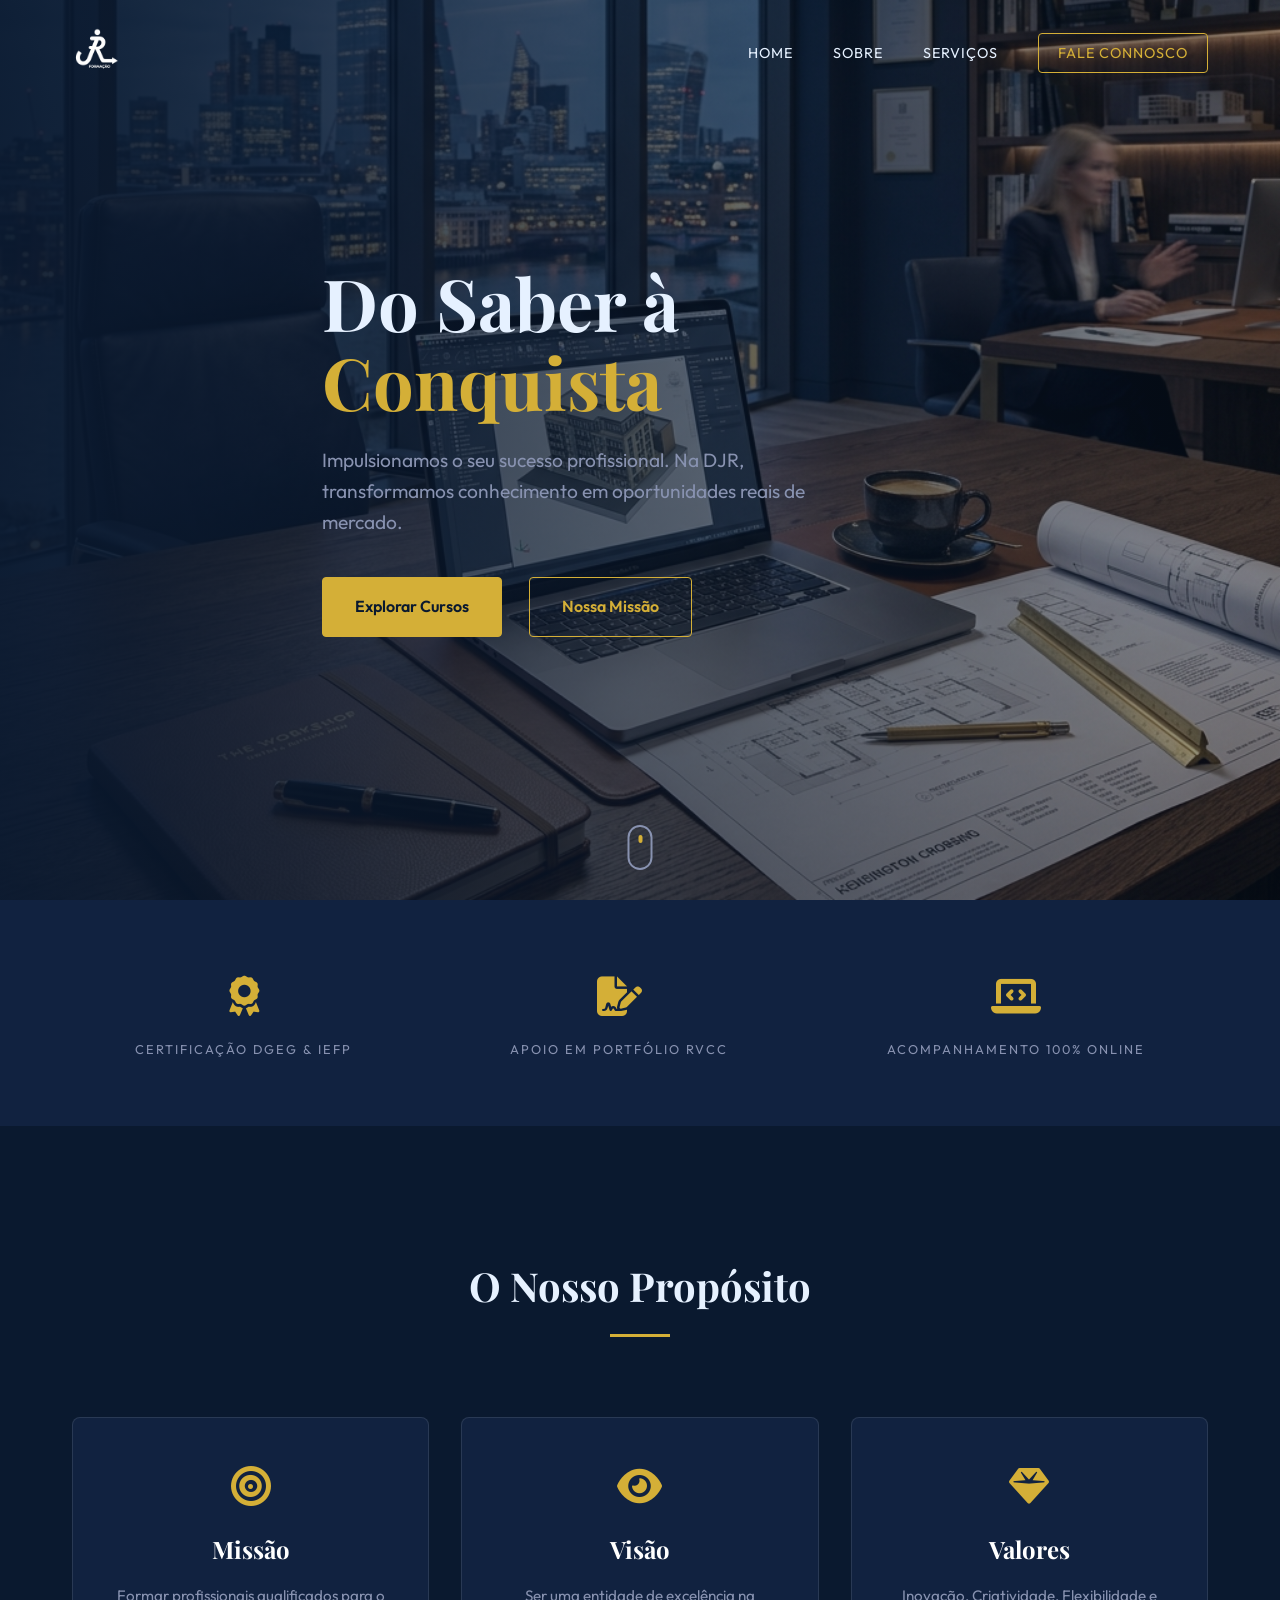
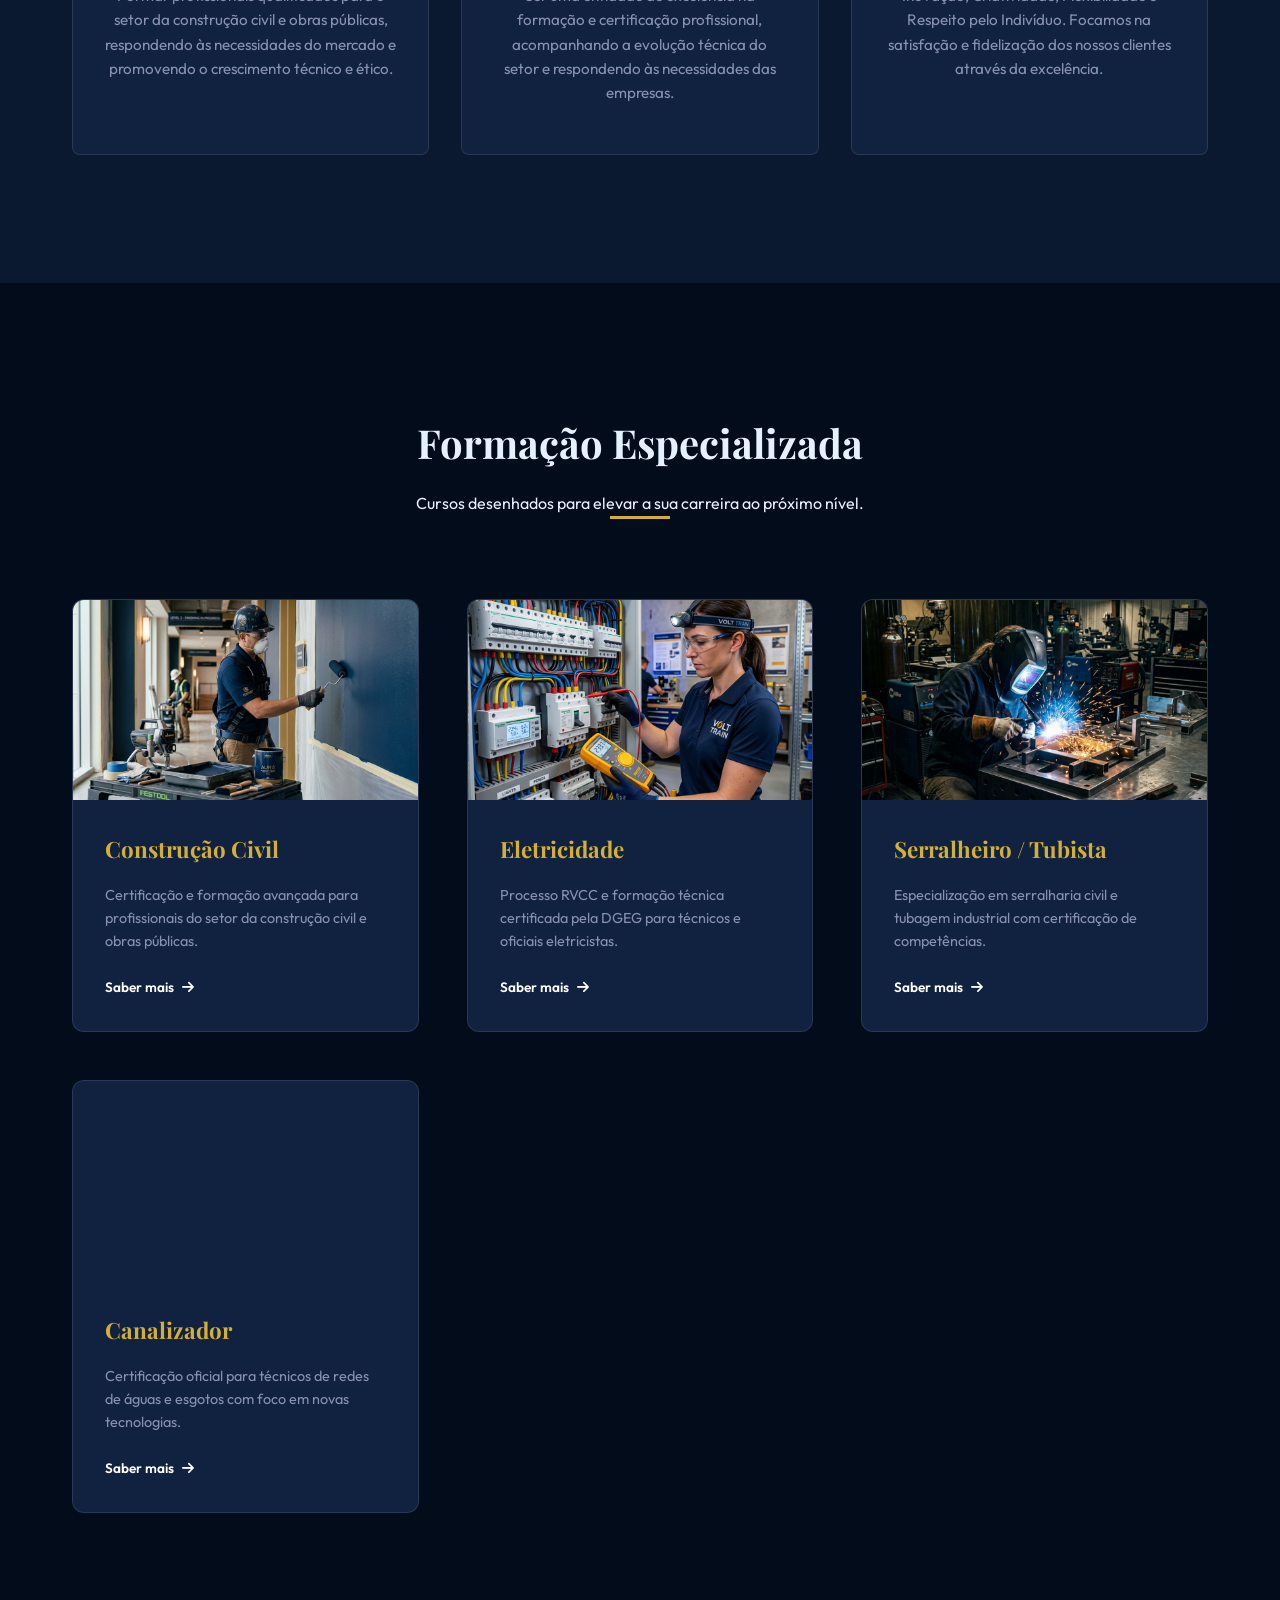
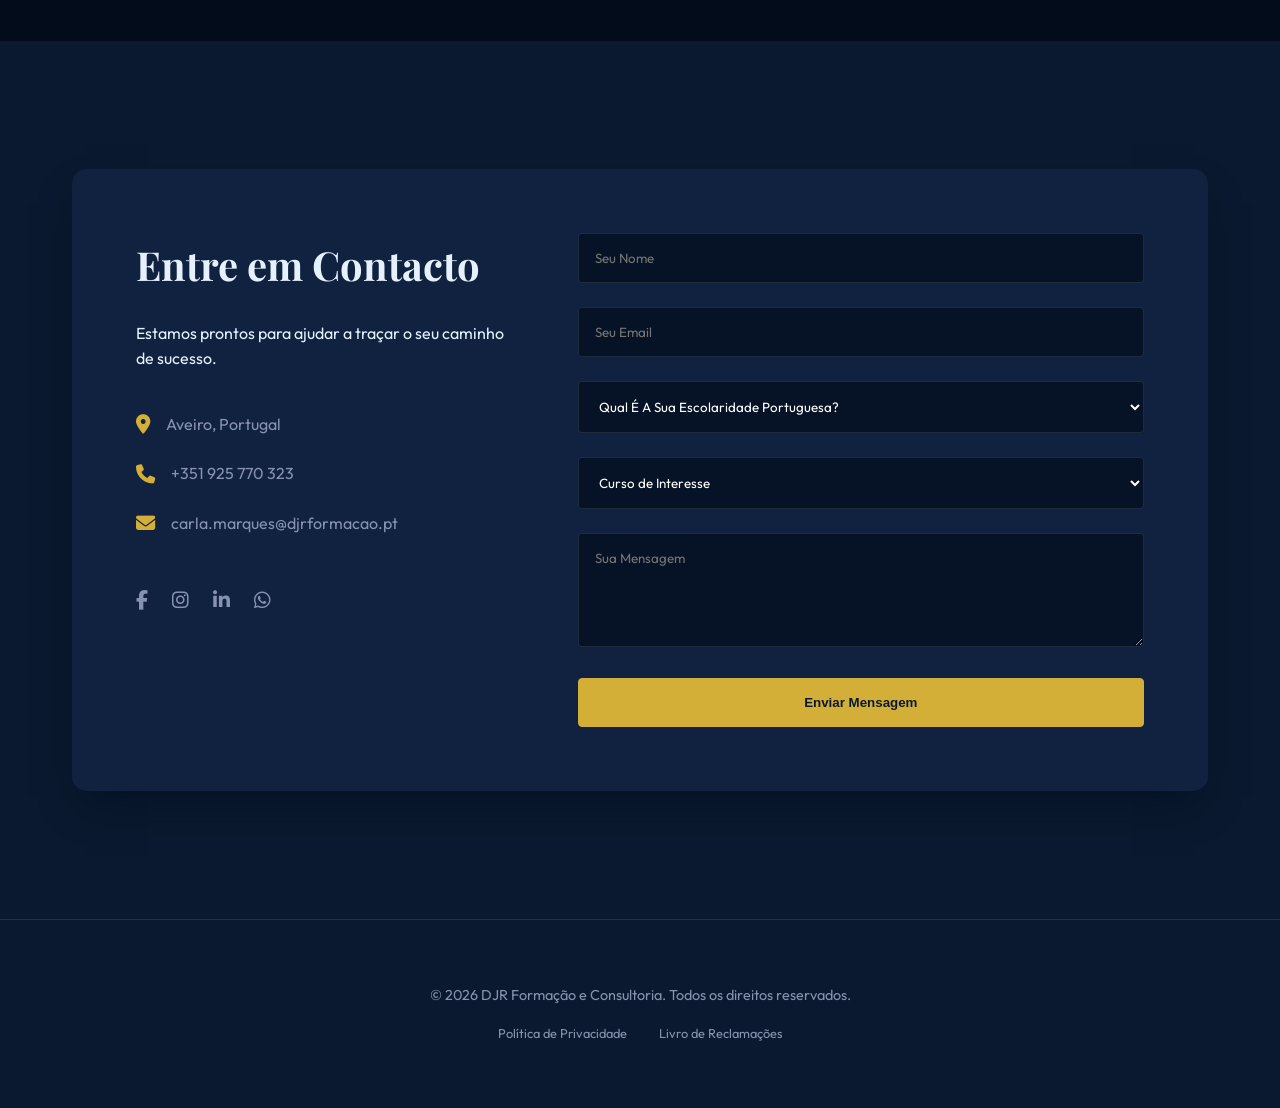
<file: index.html>
<!DOCTYPE html>
<html lang="pt-PT">
<head>
    <meta charset="UTF-8">
    <meta name="viewport" content="width=device-width, initial-scale=1.0">
    <title>DJR Formação e Consultoria | Excelência em Formação Profissional</title>
    <meta name="description" content="Impulsionamos o seu sucesso profissional com formação de excelência em Aveiro. Conquiste novas oportunidades com a DJR Formação e Consultoria.">
    
    <!-- Google Fonts -->
    <link rel="preconnect" href="https://fonts.googleapis.com">
    <link rel="preconnect" href="https://fonts.gstatic.com" crossorigin>
    <link href="https://fonts.googleapis.com/css2?family=Outfit:wght@300;400;600;700&family=Playfair+Display:wght@700&display=swap" rel="stylesheet">
    
    <!-- Font Awesome -->
    <link rel="stylesheet" href="https://cdnjs.cloudflare.com/ajax/libs/font-awesome/6.4.0/css/all.min.css">
    
    <!-- Custom CSS -->
    <link rel="stylesheet" href="style.css">
</head>
<body>
    <!-- Navigation -->
    <nav id="main-nav">
        <div class="container">
            <div class="logo">
                <img src="logo.png" alt="DJR Logo" class="logo-img">
            </div>
            <ul class="nav-links">
                <li><a href="#home">Home</a></li>
                <li><a href="#sobre">Sobre</a></li>
                <li><a href="#servicos">Serviços</a></li>
                <li><a href="#contactos" class="btn-cta">Fale Connosco</a></li>
            </ul>
            <div class="menu-toggle">
                <i class="fas fa-bars"></i>
            </div>
        </div>
    </nav>

    <!-- Hero Section -->
    <section id="home" class="hero">
        <div class="hero-overlay"></div>
        <div class="container hero-content">
            <h1 class="fade-in">Do Saber à <span class="highlight">Conquista</span></h1>
            <p class="fade-in delay-1">Impulsionamos o seu sucesso profissional. Na DJR, transformamos conhecimento em oportunidades reais de mercado.</p>
            <div class="hero-btns fade-in delay-2">
                <a href="#servicos" class="btn primary">Explorar Cursos</a>
                <a href="#sobre" class="btn secondary">Nossa Missão</a>
            </div>
        </div>
        <div class="scroll-indicator">
            <div class="mouse"></div>
        </div>
    </section>

    <!-- Values Overview -->
    <section class="stats">
        <div class="container">
            <div class="stat-item">
                <span class="stat-number"><i class="fas fa-award"></i></span>
                <span class="stat-label">Certificação DGEG & IEFP</span>
            </div>
            <div class="stat-item">
                <span class="stat-number"><i class="fas fa-file-signature"></i></span>
                <span class="stat-label">Apoio em Portfólio RVCC</span>
            </div>
            <div class="stat-item">
                <span class="stat-number"><i class="fas fa-laptop-code"></i></span>
                <span class="stat-label">Acompanhamento 100% Online</span>
            </div>
        </div>
    </section>

    <!-- About Section -->
    <section id="sobre" class="about">
        <div class="container">
            <div class="section-header">
                <h2>O Nosso Propósito</h2>
                <div class="underline"></div>
            </div>
            <div class="mvv-grid">
                <div class="mvv-card">
                    <i class="fas fa-bullseye"></i>
                    <h3>Missão</h3>
                    <p>Formar profissionais qualificados para o setor da construção civil e obras públicas, respondendo às necessidades do mercado e promovendo o crescimento técnico e ético.</p>
                </div>
                <div class="mvv-card">
                    <i class="fas fa-eye"></i>
                    <h3>Visão</h3>
                    <p>Ser uma entidade de excelência na formação e certificação profissional, acompanhando a evolução técnica do setor e respondendo às necessidades das empresas.</p>
                </div>
                <div class="mvv-card">
                    <i class="fas fa-gem"></i>
                    <h3>Valores</h3>
                    <p>Inovação, Criatividade, Flexibilidade e Respeito pelo Indivíduo. Focamos na satisfação e fidelização dos nossos clientes através da excelência.</p>
                </div>
            </div>
        </div>
    </section>

    <!-- Services Section -->
    <section id="servicos" class="services">
        <div class="container">
            <div class="section-header">
                <h2>Formação Especializada</h2>
                <p>Cursos desenhados para elevar a sua carreira ao próximo nível.</p>
                <div class="underline"></div>
            </div>
            <div class="services-grid">
                <!-- Service 1: Construção Civil -->
                <div class="service-card">
                    <div class="card-img" style="background-image: url('service1.png');"></div>
                    <div class="card-content">
                        <h3>Construção Civil</h3>
                        <p>Certificação e formação avançada para profissionais do setor da construção civil e obras públicas.</p>
                        <a href="construcao.html" class="read-more">Saber mais <i class="fas fa-arrow-right"></i></a>
                    </div>
                </div>
                <!-- Service 2: Eletricidade -->
                <div class="service-card">
                    <div class="card-img" style="background-image: url('service2.png');"></div>
                    <div class="card-content">
                        <h3>Eletricidade</h3>
                        <p>Processo RVCC e formação técnica certificada pela DGEG para técnicos e oficiais eletricistas.</p>
                        <a href="eletricas.html" class="read-more">Saber mais <i class="fas fa-arrow-right"></i></a>
                    </div>
                </div>
                <!-- Service 3: Serralheiro/Tubista -->
                <div class="service-card">
                    <div class="card-img" style="background-image: url('service3.png');"></div>
                    <div class="card-content">
                        <h3>Serralheiro / Tubista</h3>
                        <p>Especialização em serralharia civil e tubagem industrial com certificação de competências.</p>
                        <a href="serralheiro.html" class="read-more">Saber mais <i class="fas fa-arrow-right"></i></a>
                    </div>
                </div>
                <!-- Service 4: Canalizador -->
                <div class="service-card">
                    <div class="card-img" style="background-image: url('https://images.unsplash.com/photo-1607472586893-edb57bdc0e39?q=80&w=2070&auto=format&fit=crop');"></div>
                    <div class="card-content">
                        <h3>Canalizador</h3>
                        <p>Certificação oficial para técnicos de redes de águas e esgotos com foco em novas tecnologias.</p>
                        <a href="canalizador.html" class="read-more">Saber mais <i class="fas fa-arrow-right"></i></a>
                    </div>
                </div>
            </div>
        </div>
    </section>

    <section id="contactos" class="contact">
        <div class="container">
            <div class="contact-box">
                <div class="contact-info">
                    <h2>Entre em Contacto</h2>
                    <p>Estamos prontos para ajudar a traçar o seu caminho de sucesso.</p>
                    <div class="info-list">
                        <div class="info-item">
                            <i class="fas fa-map-marker-alt"></i>
                            <span>Aveiro, Portugal</span>
                        </div>
                        <div class="info-item">
                            <i class="fas fa-phone"></i>
                            <span>+351 925 770 323</span>
                        </div>
                        <div class="info-item">
                            <i class="fas fa-envelope"></i>
                            <span>carla.marques@djrformacao.pt</span>
                        </div>
                    </div>
                    <div class="social-links">
                        <a href="https://www.facebook.com/djrformacao/?locale=pt_PT" target="_blank"><i class="fab fa-facebook-f"></i></a>
                        <a href="https://www.instagram.com/djrformacao/" target="_blank"><i class="fab fa-instagram"></i></a>
                        <a href="https://www.linkedin.com/company/djrformacao/" target="_blank"><i class="fab fa-linkedin-in"></i></a>
                        <a href="https://wa.me/351925770323" target="_blank"><i class="fab fa-whatsapp"></i></a>
                    </div>
                </div>
                <div class="contact-form">
                    <form action="https://formsubmit.co/carla.marques@djrformacao.pt" method="POST">
                        <!-- FormSubmit Configuration -->
                        <input type="hidden" name="_subject" value="Nova Inscrição - DJR Formação">
                        <input type="hidden" name="_template" value="table">
                        <input type="hidden" name="_next" value="https://djrformacao.pt/obrigado.html"> <!-- Placeholder for future thank you page -->
                        
                        <div class="form-group">
                            <input type="text" name="name" placeholder="Seu Nome" required>
                        </div>
                        <div class="form-group">
                            <input type="email" name="email" placeholder="Seu Email" required>
                        </div>
                        <div class="form-group">
                            <select name="scholarship" required>
                                <option value="" disabled selected>Qual É A Sua Escolaridade Portuguesa?</option>
                                <option value="6-ano">6.º Ano</option>
                                <option value="9-ano">9.º Ano</option>
                                <option value="12-ano">12.º Ano Ou Mais</option>
                                <option value="sem-escolaridade">Não Tenho Escolaridade Válida Em Portugal</option>
                            </select>
                        </div>
                        <div class="form-group">
                            <select name="course">
                                <option value="" disabled selected>Curso de Interesse</option>
                                <option value="construcao">Construção Civil</option>
                                <option value="eletricidade">Eletricidade</option>
                                <option value="serralheiro">Serralheiro / Tubista</option>
                                <option value="canalizador">Canalizador</option>
                                <option value="outros">Outros / Consultoria</option>
                            </select>
                        </div>
                        <div class="form-group">
                            <textarea name="message" placeholder="Sua Mensagem" rows="5"></textarea>
                        </div>
                        <button type="submit" class="btn primary full">Enviar Mensagem</button>
                    </form>
                </div>
            </div>
        </div>
    </section>

    <!-- Footer -->
    <footer>
        <div class="container">
            <p>&copy; 2026 DJR Formação e Consultoria. Todos os direitos reservados.</p>
            <div class="footer-links">
                <a href="privacidade.html">Política de Privacidade</a>
                <a href="https://www.livroreclamacoes.pt/Inicio/" target="_blank">Livro de Reclamações</a>
            </div>
        </div>
    </footer>

    <script src="script.js"></script>
</body>
</html>
</file>
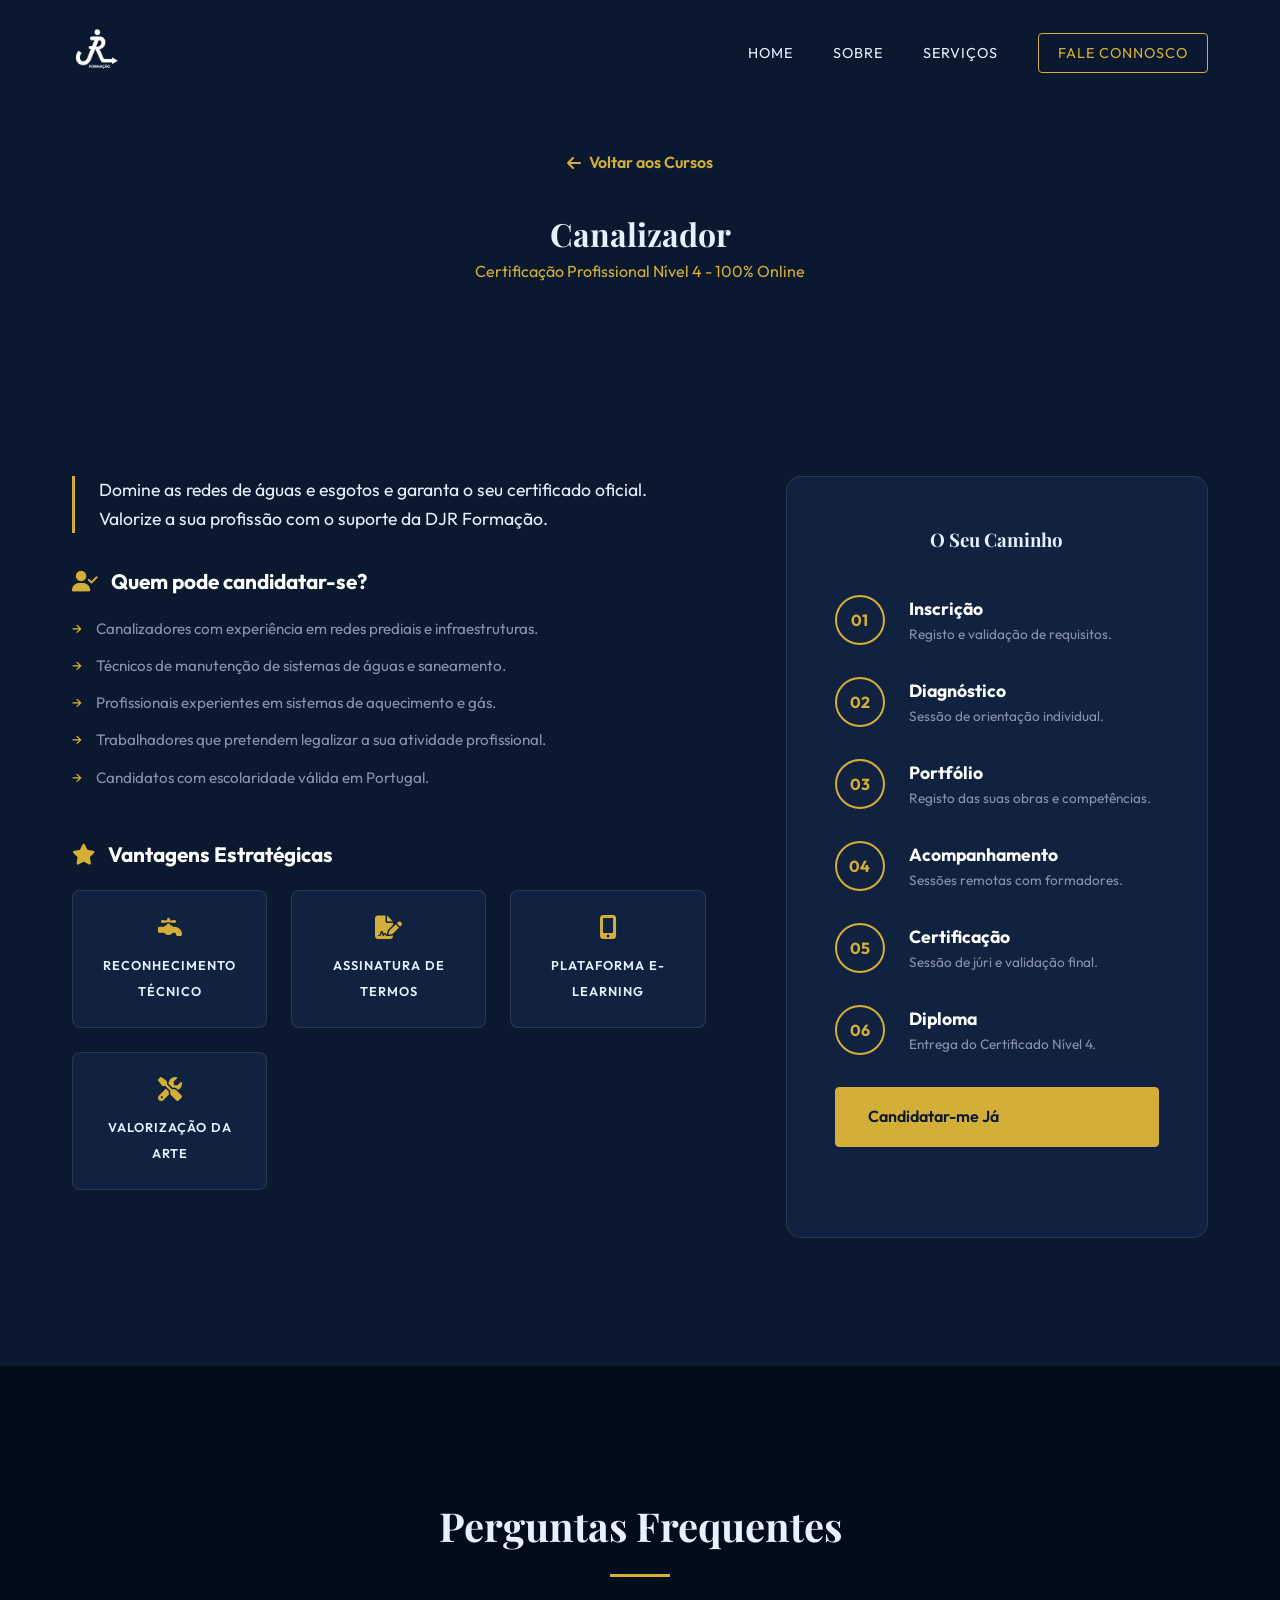
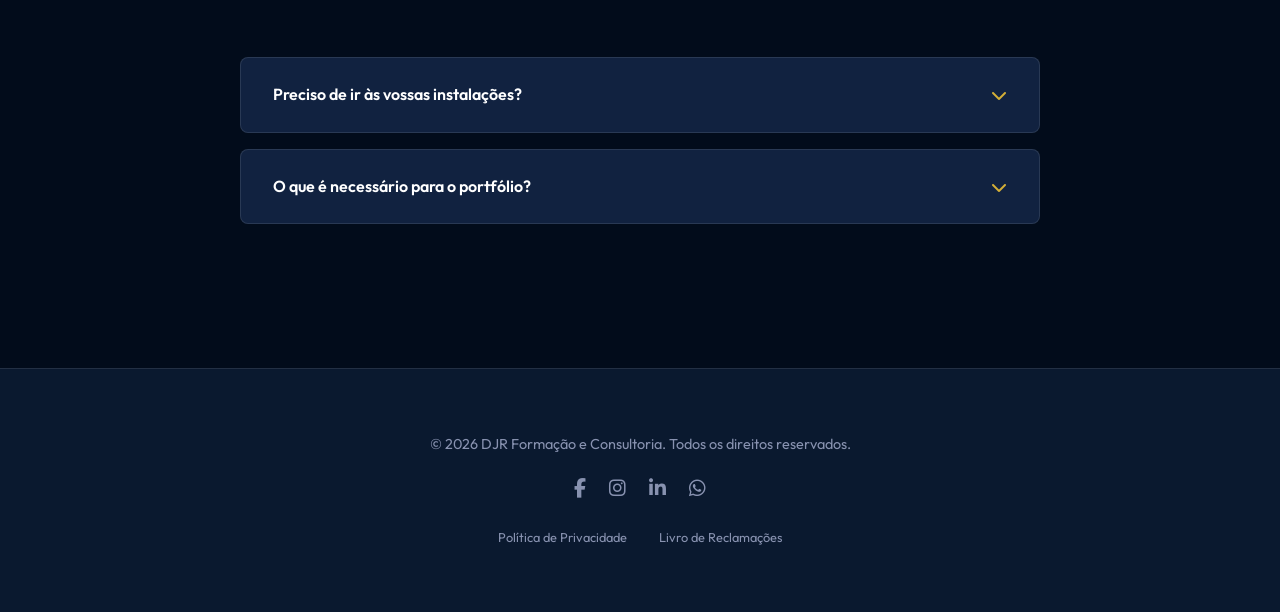
<file: canalizador.html>
<!DOCTYPE html>
<html lang="pt-PT">
<head>
    <meta charset="UTF-8">
    <meta name="viewport" content="width=device-width, initial-scale=1.0">
    <title>Canalizador | DJR Formação</title>
    <meta name="description" content="Certificação Profissional para Canalizadores em Aveiro. Obtenha o seu certificado oficial 100% online.">
    
    <!-- Google Fonts -->
    <link rel="preconnect" href="https://fonts.googleapis.com">
    <link rel="preconnect" href="https://fonts.gstatic.com" crossorigin>
    <link href="https://fonts.googleapis.com/css2?family=Outfit:wght@300;400;600;700&family=Playfair+Display:wght@700&display=swap" rel="stylesheet">
    
    <!-- Font Awesome -->
    <link rel="stylesheet" href="https://cdnjs.cloudflare.com/ajax/libs/font-awesome/6.4.0/css/all.min.css">
    
    <!-- Custom CSS -->
    <link rel="stylesheet" href="style.css">
    <style>
        .inner-page-hero {
            padding-top: 150px;
            padding-bottom: 80px;
            background: linear-gradient(rgba(10, 25, 47, 0.9), rgba(10, 25, 47, 0.9)), url('https://images.unsplash.com/photo-1607472586893-edb57bdc0e39?q=80&w=2070&auto=format&fit=crop') center/cover;
            text-align: center;
        }
        .back-link {
            display: inline-flex;
            align-items: center;
            gap: 0.5rem;
            color: var(--secondary);
            text-decoration: none;
            margin-bottom: 2rem;
            font-weight: 600;
            transition: var(--transition);
        }
        .back-link:hover {
            transform: translateX(-5px);
        }
    </style>
</head>
<body>
    <!-- Navigation -->
    <nav id="main-nav" class="scrolled">
        <div class="container">
            <div class="logo">
                <a href="index.html"><img src="logo.png" alt="DJR Logo" class="logo-img"></a>
            </div>
            <ul class="nav-links">
                <li><a href="index.html#home">Home</a></li>
                <li><a href="index.html#sobre">Sobre</a></li>
                <li><a href="index.html#servicos">Serviços</a></li>
                <li><a href="index.html#contactos" class="btn-cta">Fale Connosco</a></li>
            </ul>
            <div class="menu-toggle"><i class="fas fa-bars"></i></div>
        </div>
    </nav>

    <!-- Header Section -->
    <header class="inner-page-hero">
        <div class="container">
            <a href="index.html#servicos" class="back-link"><i class="fas fa-arrow-left"></i> Voltar aos Cursos</a>
            <h1>Canalizador</h1>
            <p class="highlight">Certificação Profissional Nível 4 - 100% Online</p>
        </div>
    </header>

    <!-- RVCC Detailed Section -->
    <section class="rvcc-section" style="padding-top: 4rem;">
        <div class="container">
            <div class="rvcc-grid">
                <div class="rvcc-content">
                    <p class="highlight-p">Domine as redes de águas e esgotos e garanta o seu certificado oficial. Valorize a sua profissão com o suporte da DJR Formação.</p>
                    
                    <div class="rvcc-info-block">
                        <h4><i class="fas fa-user-check"></i> Quem pode candidatar-se?</h4>
                        <ul>
                            <li>Canalizadores com experiência em redes prediais e infraestruturas.</li>
                            <li>Técnicos de manutenção de sistemas de águas e saneamento.</li>
                            <li>Profissionais experientes em sistemas de aquecimento e gás.</li>
                            <li>Trabalhadores que pretendem legalizar a sua atividade profissional.</li>
                            <li>Candidatos com escolaridade válida em Portugal.</li>
                        </ul>
            <div class="menu-toggle"><i class="fas fa-bars"></i></div>
                    </div>

                    <div class="rvcc-info-block">
                        <h4><i class="fas fa-star"></i> Vantagens Estratégicas</h4>
                        <div class="benefits-grid">
                            <div class="benefit-item">
                                <i class="fas fa-faucet"></i>
                                <span>Reconhecimento Técnico</span>
                            </div>
                            <div class="benefit-item">
                                <i class="fas fa-file-signature"></i>
                                <span>Assinatura de Termos</span>
                            </div>
                            <div class="benefit-item">
                                <i class="fas fa-mobile-alt"></i>
                                <span>Plataforma E-learning</span>
                            </div>
                            <div class="benefit-item">
                                <i class="fas fa-tools"></i>
                                <span>Valorização da Arte</span>
                            </div>
                        </div>
                    </div>
                </div>

                <div class="rvcc-process">
                    <h3>O Seu Caminho</h3>
                    <div class="process-steps">
                        <div class="step">
                            <div class="step-num">01</div>
                            <div class="step-text">
                                <strong>Inscrição</strong>
                                <p>Registo e validação de requisitos.</p>
                            </div>
                        </div>
                        <div class="step">
                            <div class="step-num">02</div>
                            <div class="step-text">
                                <strong>Diagnóstico</strong>
                                <p>Sessão de orientação individual.</p>
                            </div>
                        </div>
                        <div class="step">
                            <div class="step-num">03</div>
                            <div class="step-text">
                                <strong>Portfólio</strong>
                                <p>Registo das suas obras e competências.</p>
                            </div>
                        </div>
                        <div class="step">
                            <div class="step-num">04</div>
                            <div class="step-text">
                                <strong>Acompanhamento</strong>
                                <p>Sessões remotas com formadores.</p>
                            </div>
                        </div>
                        <div class="step">
                            <div class="step-num">05</div>
                            <div class="step-text">
                                <strong>Certificação</strong>
                                <p>Sessão de júri e validação final.</p>
                            </div>
                        </div>
                        <div class="step">
                            <div class="step-num">06</div>
                            <div class="step-text">
                                <strong>Diploma</strong>
                                <p>Entrega do Certificado Nível 4.</p>
                            </div>
                        </div>
                    </div>
                    <div style="margin-top: 2rem;">
                        <a href="index.html#contactos" class="btn primary full">Candidatar-me Já</a>
                    </div>
                </div>
            </div>
        </div>
    </section>

    <!-- FAQ Section -->
    <section class="faq-section">
        <div class="container">
            <div class="section-header">
                <h2>Perguntas Frequentes</h2>
                <div class="underline"></div>
            </div>
            
            <div class="faq-accordion">
                <div class="faq-item">
                    <div class="faq-question">
                        <span>Preciso de ir às vossas instalações?</span>
                        <i class="fas fa-chevron-down"></i>
                    </div>
                    <div class="faq-answer">
                        <p>Não! Todo o processo é realizado à distância, recorrendo a ferramentas digitais e videoconferência.</p>
                    </div>
                </div>
                
                <div class="faq-item">
                    <div class="faq-question">
                        <span>O que é necessário para o portfólio?</span>
                        <i class="fas fa-chevron-down"></i>
                    </div>
                    <div class="faq-answer">
                        <p>Deverá reunir fotos de trabalhos realizados, documentos que comprovem a sua experiência e participar nas sessões de acompanhamento.</p>
                    </div>
                </div>
            </div>
        </div>
    </section>

    <!-- Footer -->
    <footer>
        <div class="container">
            <p>&copy; 2026 DJR Formação e Consultoria. Todos os direitos reservados.</p>
            <div class="footer-socials" style="margin-bottom: 1.5rem;">
                <a href="https://www.facebook.com/djrformacao/?locale=pt_PT" target="_blank" style="color: var(--text-sub); margin: 0 10px; font-size: 1.2rem;"><i class="fab fa-facebook-f"></i></a>
                <a href="https://www.instagram.com/djrformacao/" target="_blank" style="color: var(--text-sub); margin: 0 10px; font-size: 1.2rem;"><i class="fab fa-instagram"></i></a>
                <a href="https://www.linkedin.com/company/djrformacao/" target="_blank" style="color: var(--text-sub); margin: 0 10px; font-size: 1.2rem;"><i class="fab fa-linkedin-in"></i></a>
                <a href="https://wa.me/351925770323" target="_blank" style="color: var(--text-sub); margin: 0 10px; font-size: 1.2rem;"><i class="fab fa-whatsapp"></i></a>
            </div>
            <div class="footer-links">
                <a href="privacidade.html">Política de Privacidade</a>
                <a href="https://www.livroreclamacoes.pt/Inicio/" target="_blank">Livro de Reclamações</a>
            </div>
        </div>
    </footer>

    <script src="script.js"></script>
</body>
</html>
</file>
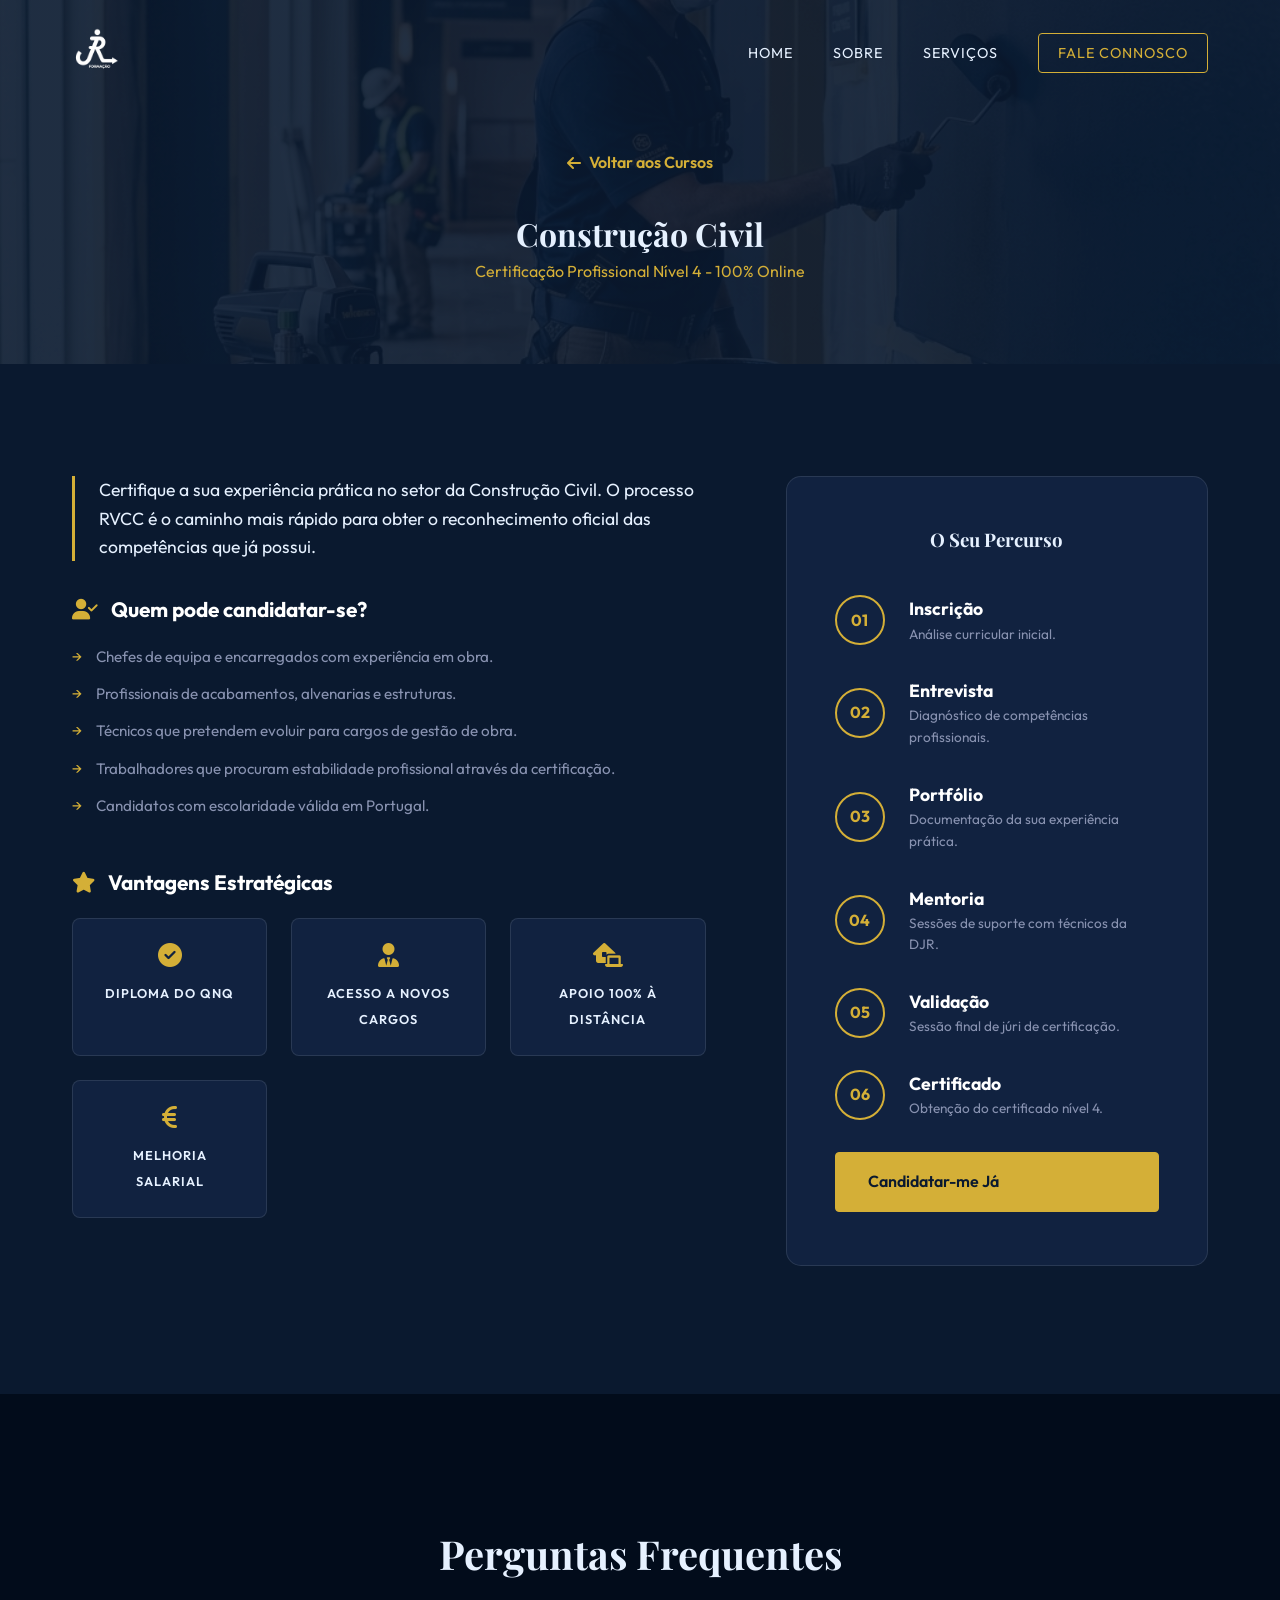
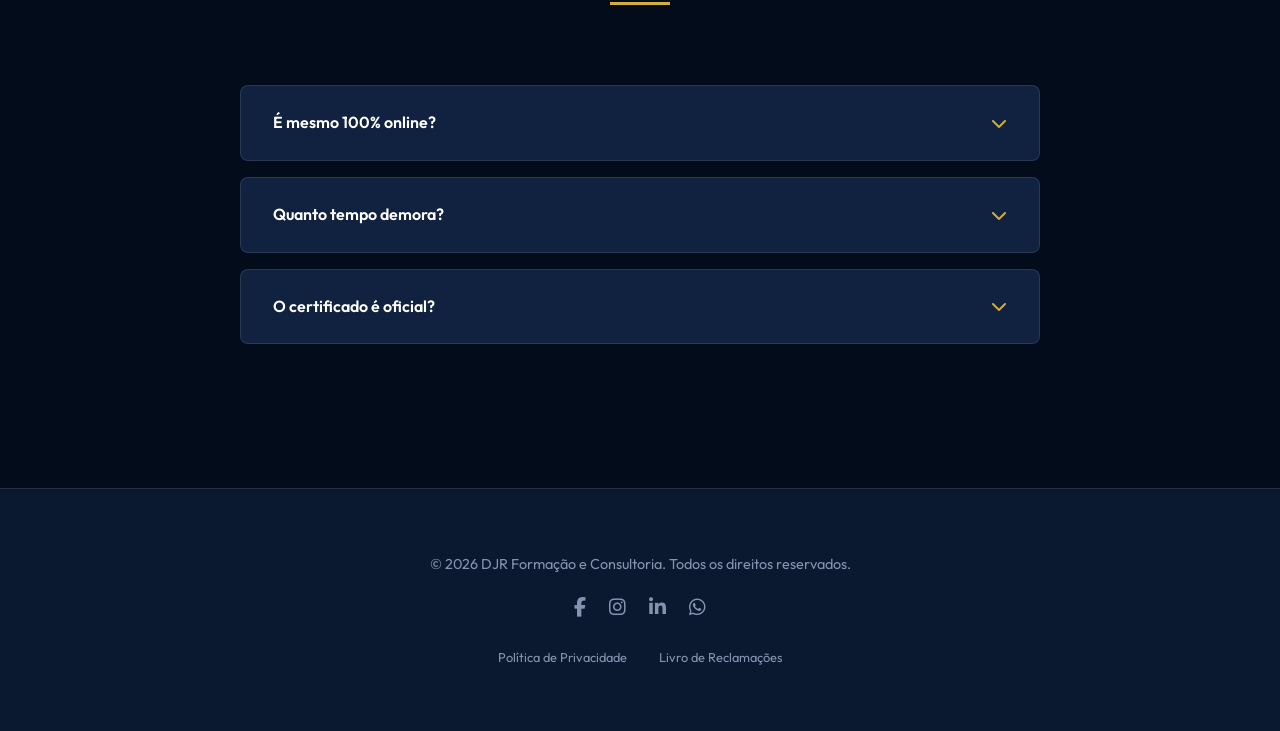
<file: construcao.html>
<!DOCTYPE html>
<html lang="pt-PT">
<head>
    <meta charset="UTF-8">
    <meta name="viewport" content="width=device-width, initial-scale=1.0">
    <title>Construção Civil | DJR Formação</title>
    <meta name="description" content="Certificação RVCC Nível 4 para profissionais da Construção Civil em Aveiro. Obtenha o seu certificado oficial 100% online.">
    
    <!-- Google Fonts -->
    <link rel="preconnect" href="https://fonts.googleapis.com">
    <link rel="preconnect" href="https://fonts.gstatic.com" crossorigin>
    <link href="https://fonts.googleapis.com/css2?family=Outfit:wght@300;400;600;700&family=Playfair+Display:wght@700&display=swap" rel="stylesheet">
    
    <!-- Font Awesome -->
    <link rel="stylesheet" href="https://cdnjs.cloudflare.com/ajax/libs/font-awesome/6.4.0/css/all.min.css">
    
    <!-- Custom CSS -->
    <link rel="stylesheet" href="style.css">
    <style>
        .inner-page-hero {
            padding-top: 150px;
            padding-bottom: 80px;
            background: linear-gradient(rgba(10, 25, 47, 0.9), rgba(10, 25, 47, 0.9)), url('service1.png') center/cover;
            text-align: center;
        }
        .back-link {
            display: inline-flex;
            align-items: center;
            gap: 0.5rem;
            color: var(--secondary);
            text-decoration: none;
            margin-bottom: 2rem;
            font-weight: 600;
            transition: var(--transition);
        }
        .back-link:hover {
            transform: translateX(-50px); /* I noticed a typo in my previous version, should be small translateX */
            transform: translateX(-5px);
        }
    </style>
</head>
<body>
    <!-- Navigation -->
    <nav id="main-nav" class="scrolled">
        <div class="container">
            <div class="logo">
                <a href="index.html"><img src="logo.png" alt="DJR Logo" class="logo-img"></a>
            </div>
            <ul class="nav-links">

                <li><a href="index.html#home">Home</a></li>
                <li><a href="index.html#sobre">Sobre</a></li>
                <li><a href="index.html#servicos">Serviços</a></li>
                <li><a href="index.html#contactos" class="btn-cta">Fale Connosco</a></li>
            </ul>
            <div class="menu-toggle"><i class="fas fa-bars"></i></div>
        </div>
    </nav>

    <!-- Header Section -->
    <header class="inner-page-hero">
        <div class="container">
            <a href="index.html#servicos" class="back-link"><i class="fas fa-arrow-left"></i> Voltar aos Cursos</a>
            <h1>Construção Civil</h1>
            <p class="highlight">Certificação Profissional Nível 4 - 100% Online</p>
        </div>
    </header>

    <!-- RVCC Detailed Section -->
    <section class="rvcc-section" style="padding-top: 4rem;">
        <div class="container">
            <div class="rvcc-grid">
                <div class="rvcc-content">
                    <p class="highlight-p">Certifique a sua experiência prática no setor da Construção Civil. O processo RVCC é o caminho mais rápido para obter o reconhecimento oficial das competências que já possui.</p>
                    
                    <div class="rvcc-info-block">
                        <h4><i class="fas fa-user-check"></i> Quem pode candidatar-se?</h4>
                        <ul>
                            <li>Chefes de equipa e encarregados com experiência em obra.</li>
                            <li>Profissionais de acabamentos, alvenarias e estruturas.</li>
                            <li>Técnicos que pretendem evoluir para cargos de gestão de obra.</li>
                            <li>Trabalhadores que procuram estabilidade profissional através da certificação.</li>
                            <li>Candidatos com escolaridade válida em Portugal.</li>
                        </ul>
            <div class="menu-toggle"><i class="fas fa-bars"></i></div>
                    </div>

                    <div class="rvcc-info-block">
                        <h4><i class="fas fa-star"></i> Vantagens Estratégicas</h4>
                        <div class="benefits-grid">
                            <div class="benefit-item">
                                <i class="fas fa-check-circle"></i>
                                <span>Diploma do QNQ</span>
                            </div>
                            <div class="benefit-item">
                                <i class="fas fa-user-tie"></i>
                                <span>Acesso a Novos Cargos</span>
                            </div>
                            <div class="benefit-item">
                                <i class="fas fa-laptop-house"></i>
                                <span>Apoio 100% à Distância</span>
                            </div>
                            <div class="benefit-item">
                                <i class="fas fa-euro-sign"></i>
                                <span>Melhoria Salarial</span>
                            </div>
                        </div>
                    </div>
                </div>

                <div class="rvcc-process">
                    <h3>O Seu Percurso</h3>
                    <div class="process-steps">
                        <div class="step">
                            <div class="step-num">01</div>
                            <div class="step-text">
                                <strong>Inscrição</strong>
                                <p>Análise curricular inicial.</p>
                            </div>
                        </div>
                        <div class="step">
                            <div class="step-num">02</div>
                            <div class="step-text">
                                <strong>Entrevista</strong>
                                <p>Diagnóstico de competências profissionais.</p>
                            </div>
                        </div>
                        <div class="step">
                            <div class="step-num">03</div>
                            <div class="step-text">
                                <strong>Portfólio</strong>
                                <p>Documentação da sua experiência prática.</p>
                            </div>
                        </div>
                        <div class="step">
                            <div class="step-num">04</div>
                            <div class="step-text">
                                <strong>Mentoria</strong>
                                <p>Sessões de suporte com técnicos da DJR.</p>
                            </div>
                        </div>
                        <div class="step">
                            <div class="step-num">05</div>
                            <div class="step-text">
                                <strong>Validação</strong>
                                <p>Sessão final de júri de certificação.</p>
                            </div>
                        </div>
                        <div class="step">
                            <div class="step-num">06</div>
                            <div class="step-text">
                                <strong>Certificado</strong>
                                <p>Obtenção do certificado nível 4.</p>
                            </div>
                        </div>
                    </div>
                    <div style="margin-top: 2rem;">
                        <a href="index.html#contactos" class="btn primary full">Candidatar-me Já</a>
                    </div>
                </div>
            </div>
        </div>
    </section>

    <!-- FAQ Section -->
    <section class="faq-section">
        <div class="container">
            <div class="section-header">
                <h2>Perguntas Frequentes</h2>
                <div class="underline"></div>
            </div>
            
            <div class="faq-accordion">
                <div class="faq-item">
                    <div class="faq-question">
                        <span>É mesmo 100% online?</span>
                        <i class="fas fa-chevron-down"></i>
                    </div>
                    <div class="faq-answer">
                        <p>Sim. O acompanhamento é feito via digital, permitindo conciliar com o seu horário de trabalho.</p>
                    </div>
                </div>
                
                <div class="faq-item">
                    <div class="faq-question">
                        <span>Quanto tempo demora?</span>
                        <i class="fas fa-chevron-down"></i>
                    </div>
                    <div class="faq-answer">
                        <p>Em média, entre 6 a 12 meses, dependendo da sua disponibilidade para recolher as evidências do portfólio.</p>
                    </div>
                </div>
                
                <div class="faq-item">
                    <div class="faq-question">
                        <span>O certificado é oficial?</span>
                        <i class="fas fa-chevron-down"></i>
                    </div>
                    <div class="faq-answer">
                        <p>Sim. Emitido por um Centro Qualifica reconhecido e válido em todo o território nacional.</p>
                    </div>
                </div>
            </div>
        </div>
    </section>

    <!-- Footer -->
    <footer>
        <div class="container">
            <p>&copy; 2026 DJR Formação e Consultoria. Todos os direitos reservados.</p>
            <div class="footer-socials" style="margin-bottom: 1.5rem;">
                <a href="https://www.facebook.com/djrformacao/?locale=pt_PT" target="_blank" style="color: var(--text-sub); margin: 0 10px; font-size: 1.2rem;"><i class="fab fa-facebook-f"></i></a>
                <a href="https://www.instagram.com/djrformacao/" target="_blank" style="color: var(--text-sub); margin: 0 10px; font-size: 1.2rem;"><i class="fab fa-instagram"></i></a>
                <a href="https://www.linkedin.com/company/djrformacao/" target="_blank" style="color: var(--text-sub); margin: 0 10px; font-size: 1.2rem;"><i class="fab fa-linkedin-in"></i></a>
                <a href="https://wa.me/351925770323" target="_blank" style="color: var(--text-sub); margin: 0 10px; font-size: 1.2rem;"><i class="fab fa-whatsapp"></i></a>
            </div>
            <div class="footer-links">
                <a href="privacidade.html">Política de Privacidade</a>
                <a href="https://www.livroreclamacoes.pt/Inicio/" target="_blank">Livro de Reclamações</a>
            </div>
    </footer>

    <script src="script.js"></script>
</body>
</html>
</file>
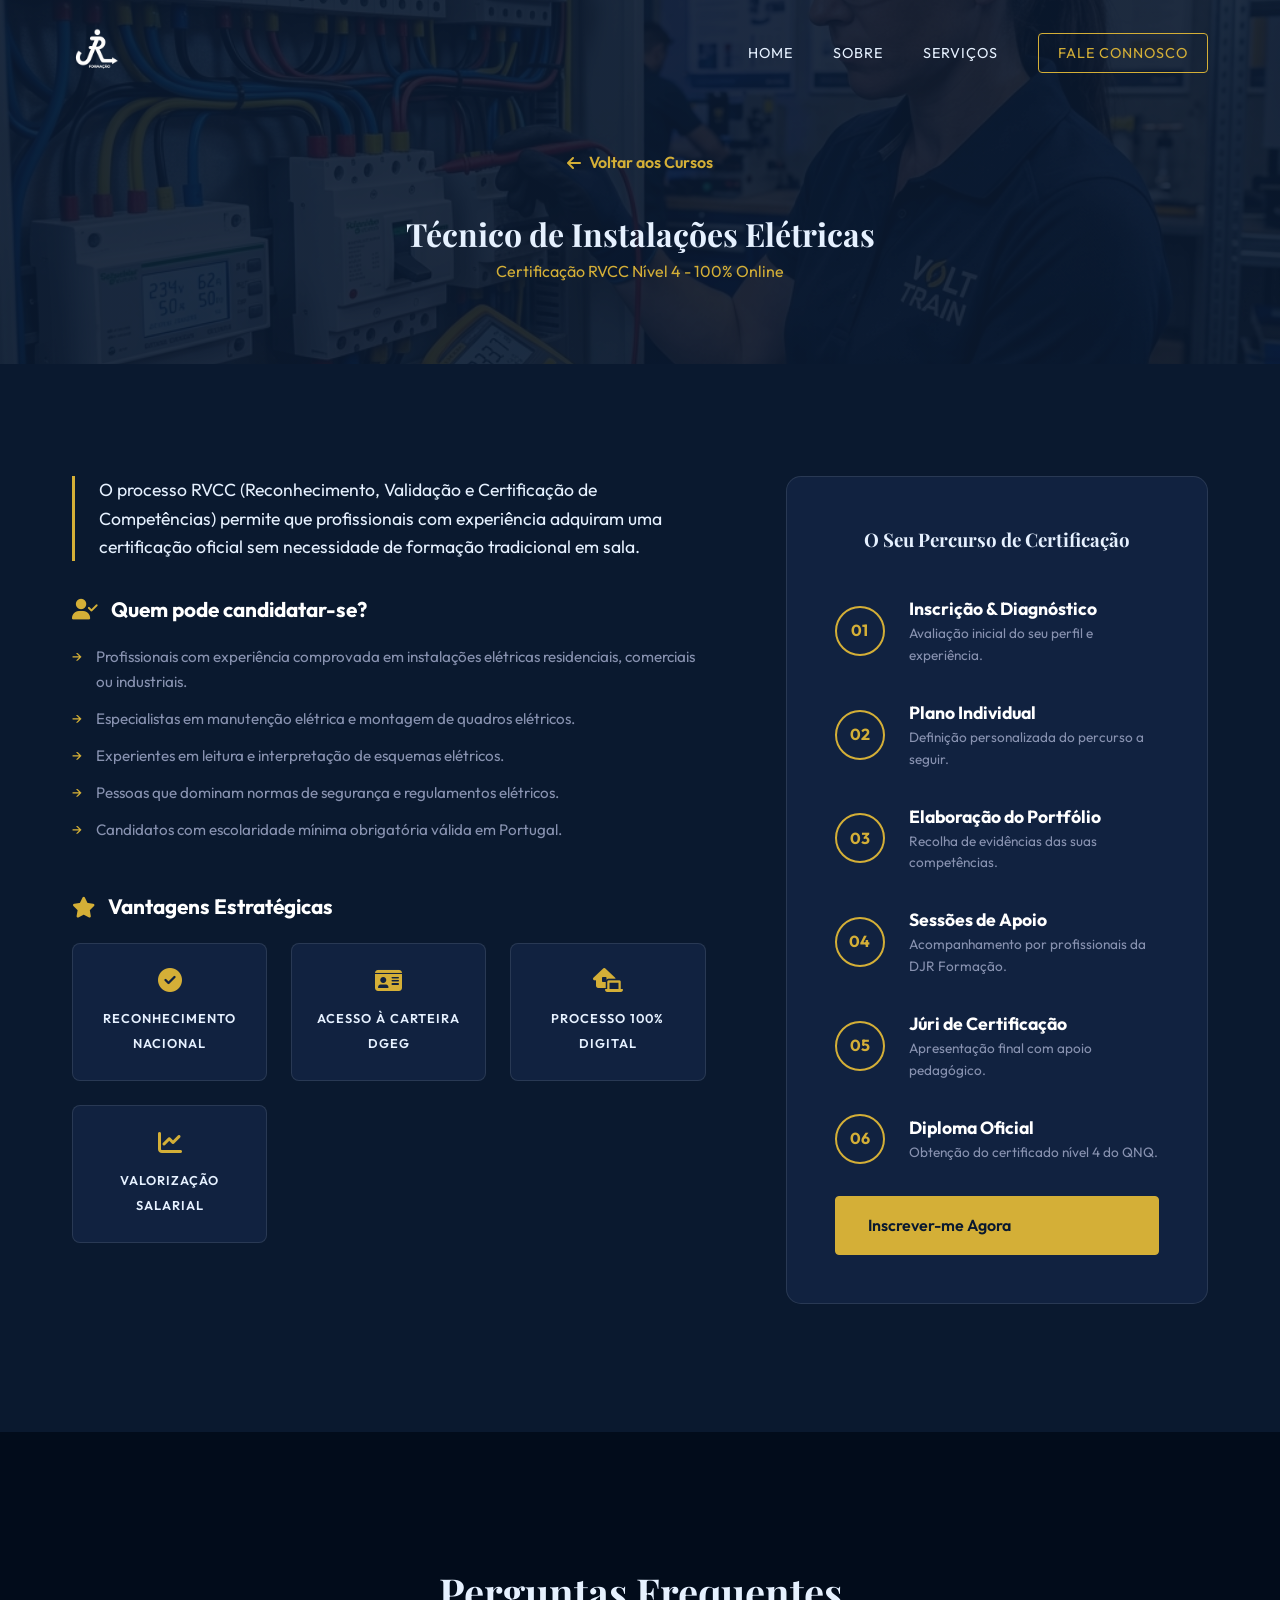
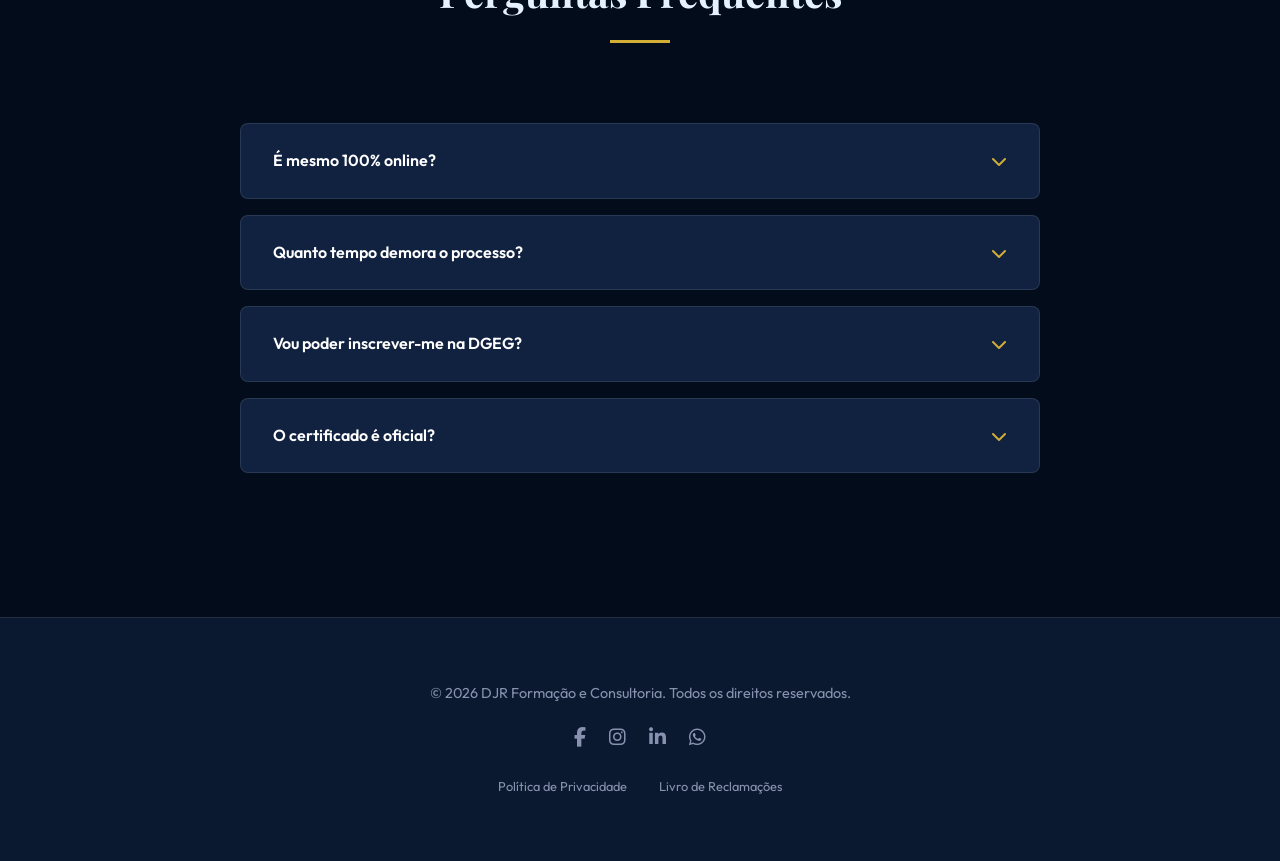
<file: eletricas.html>
<!DOCTYPE html>
<html lang="pt-PT">
<head>
    <meta charset="UTF-8">
    <meta name="viewport" content="width=device-width, initial-scale=1.0">
    <title>Técnico de Instalações Elétricas | DJR Formação</title>
    <meta name="description" content="Certificação RVCC Nível 4 para Técnicos de Instalações Elétricas em Aveiro. Obtenha o seu certificado oficial 100% online.">
    
    <!-- Google Fonts -->
    <link rel="preconnect" href="https://fonts.googleapis.com">
    <link rel="preconnect" href="https://fonts.gstatic.com" crossorigin>
    <link href="https://fonts.googleapis.com/css2?family=Outfit:wght@300;400;600;700&family=Playfair+Display:wght@700&display=swap" rel="stylesheet">
    
    <!-- Font Awesome -->
    <link rel="stylesheet" href="https://cdnjs.cloudflare.com/ajax/libs/font-awesome/6.4.0/css/all.min.css">
    
    <!-- Custom CSS -->
    <link rel="stylesheet" href="style.css">
    <style>
        .inner-page-hero {
            padding-top: 150px;
            padding-bottom: 80px;
            background: linear-gradient(rgba(10, 25, 47, 0.9), rgba(10, 25, 47, 0.9)), url('service2.png') center/cover;
            text-align: center;
        }
        .back-link {
            display: inline-flex;
            align-items: center;
            gap: 0.5rem;
            color: var(--secondary);
            text-decoration: none;
            margin-bottom: 2rem;
            font-weight: 600;
            transition: var(--transition);
        }
        .back-link:hover {
            transform: translateX(-5px);
        }
    </style>
</head>
<body>
    <!-- Navigation -->
    <nav id="main-nav" class="scrolled">
        <div class="container">
            <div class="logo">
                <a href="index.html"><img src="logo.png" alt="DJR Logo" class="logo-img"></a>
            </div>
            <ul class="nav-links">
                <li><a href="index.html#home">Home</a></li>
                <li><a href="index.html#sobre">Sobre</a></li>
                <li><a href="index.html#servicos">Serviços</a></li>
                <li><a href="index.html#contactos" class="btn-cta">Fale Connosco</a></li>
            </ul>
            <div class="menu-toggle"><i class="fas fa-bars"></i></div>
        </div>
    </nav>

    <!-- Header Section -->
    <header class="inner-page-hero">
        <div class="container">
            <a href="index.html#servicos" class="back-link"><i class="fas fa-arrow-left"></i> Voltar aos Cursos</a>
            <h1>Técnico de Instalações Elétricas</h1>
            <p class="highlight">Certificação RVCC Nível 4 - 100% Online</p>
        </div>
    </header>

    <!-- RVCC Detailed Section -->
    <section class="rvcc-section" style="padding-top: 4rem;">
        <div class="container">
            <div class="rvcc-grid">
                <div class="rvcc-content">
                    <p class="highlight-p">O processo RVCC (Reconhecimento, Validação e Certificação de Competências) permite que profissionais com experiência adquiram uma certificação oficial sem necessidade de formação tradicional em sala.</p>
                    
                    <div class="rvcc-info-block">
                        <h4><i class="fas fa-user-check"></i> Quem pode candidatar-se?</h4>
                        <ul>
                            <li>Profissionais com experiência comprovada em instalações elétricas residenciais, comerciais ou industriais.</li>
                            <li>Especialistas em manutenção elétrica e montagem de quadros elétricos.</li>
                            <li>Experientes em leitura e interpretação de esquemas elétricos.</li>
                            <li>Pessoas que dominam normas de segurança e regulamentos elétricos.</li>
                            <li>Candidatos com escolaridade mínima obrigatória válida em Portugal.</li>
                        </ul>
            <div class="menu-toggle"><i class="fas fa-bars"></i></div>
                    </div>

                    <div class="rvcc-info-block">
                        <h4><i class="fas fa-star"></i> Vantagens Estratégicas</h4>
                        <div class="benefits-grid">
                            <div class="benefit-item">
                                <i class="fas fa-check-circle"></i>
                                <span>Reconhecimento Nacional</span>
                            </div>
                            <div class="benefit-item">
                                <i class="fas fa-id-card"></i>
                                <span>Acesso à Carteira DGEG</span>
                            </div>
                            <div class="benefit-item">
                                <i class="fas fa-laptop-house"></i>
                                <span>Processo 100% Digital</span>
                            </div>
                            <div class="benefit-item">
                                <i class="fas fa-chart-line"></i>
                                <span>Valorização Salarial</span>
                            </div>
                        </div>
                    </div>
                </div>

                <div class="rvcc-process">
                    <h3>O Seu Percurso de Certificação</h3>
                    <div class="process-steps">
                        <div class="step">
                            <div class="step-num">01</div>
                            <div class="step-text">
                                <strong>Inscrição & Diagnóstico</strong>
                                <p>Avaliação inicial do seu perfil e experiência.</p>
                            </div>
                        </div>
                        <div class="step">
                            <div class="step-num">02</div>
                            <div class="step-text">
                                <strong>Plano Individual</strong>
                                <p>Definição personalizada do percurso a seguir.</p>
                            </div>
                        </div>
                        <div class="step">
                            <div class="step-num">03</div>
                            <div class="step-text">
                                <strong>Elaboração do Portfólio</strong>
                                <p>Recolha de evidências das suas competências.</p>
                            </div>
                        </div>
                        <div class="step">
                            <div class="step-num">04</div>
                            <div class="step-text">
                                <strong>Sessões de Apoio</strong>
                                <p>Acompanhamento por profissionais da DJR Formação.</p>
                            </div>
                        </div>
                        <div class="step">
                            <div class="step-num">05</div>
                            <div class="step-text">
                                <strong>Júri de Certificação</strong>
                                <p>Apresentação final com apoio pedagógico.</p>
                            </div>
                        </div>
                        <div class="step">
                            <div class="step-num">06</div>
                            <div class="step-text">
                                <strong>Diploma Oficial</strong>
                                <p>Obtenção do certificado nível 4 do QNQ.</p>
                            </div>
                        </div>
                    </div>
                    <div style="margin-top: 2rem;">
                        <a href="index.html#contactos" class="btn primary full">Inscrever-me Agora</a>
                    </div>
                </div>
            </div>
        </div>
    </section>

    <!-- FAQ Section -->
    <section class="faq-section">
        <div class="container">
            <div class="section-header">
                <h2>Perguntas Frequentes</h2>
                <div class="underline"></div>
            </div>
            
            <div class="faq-accordion">
                <div class="faq-item">
                    <div class="faq-question">
                        <span>É mesmo 100% online?</span>
                        <i class="fas fa-chevron-down"></i>
                    </div>
                    <div class="faq-answer">
                        <p>Sim. Todo o processo é feito à distância, com sessões por videoconferência e apoio através da nossa plataforma digital.</p>
                    </div>
                </div>
                
                <div class="faq-item">
                    <div class="faq-question">
                        <span>Quanto tempo demora o processo?</span>
                        <i class="fas fa-chevron-down"></i>
                    </div>
                    <div class="faq-answer">
                        <p>A duração depende do seu ritmo. Em média, os nossos candidatos concluem o processo entre 6 a 12 meses.</p>
                    </div>
                </div>
                
                <div class="faq-item">
                    <div class="faq-question">
                        <span>Vou poder inscrever-me na DGEG?</span>
                        <i class="fas fa-chevron-down"></i>
                    </div>
                    <div class="faq-answer">
                        <p>Sim. No final do processo, o certificado obtido permite a inscrição na DGEG como técnico responsável por instalações elétricas até 250 kVA.</p>
                    </div>
                </div>
                
                <div class="faq-item">
                    <div class="faq-question">
                        <span>O certificado é oficial?</span>
                        <i class="fas fa-chevron-down"></i>
                    </div>
                    <div class="faq-answer">
                        <p>Sim. O certificado é emitido por um Centro Qualifica reconhecido, com validade em todo o território nacional e União Europeia.</p>
                    </div>
                </div>
            </div>
        </div>
    </section>

    <!-- Footer -->
    <footer>
        <div class="container">
            <p>&copy; 2026 DJR Formação e Consultoria. Todos os direitos reservados.</p>
            <div class="footer-socials" style="margin-bottom: 1.5rem;">
                <a href="https://www.facebook.com/djrformacao/?locale=pt_PT" target="_blank" style="color: var(--text-sub); margin: 0 10px; font-size: 1.2rem;"><i class="fab fa-facebook-f"></i></a>
                <a href="https://www.instagram.com/djrformacao/" target="_blank" style="color: var(--text-sub); margin: 0 10px; font-size: 1.2rem;"><i class="fab fa-instagram"></i></a>
                <a href="https://www.linkedin.com/company/djrformacao/" target="_blank" style="color: var(--text-sub); margin: 0 10px; font-size: 1.2rem;"><i class="fab fa-linkedin-in"></i></a>
                <a href="https://wa.me/351925770323" target="_blank" style="color: var(--text-sub); margin: 0 10px; font-size: 1.2rem;"><i class="fab fa-whatsapp"></i></a>
            </div>
            <div class="footer-links">
                <a href="privacidade.html">Política de Privacidade</a>
                <a href="https://www.livroreclamacoes.pt/Inicio/" target="_blank">Livro de Reclamações</a>
            </div>
        </div>
    </footer>

    <script src="script.js"></script>
</body>
</html>
</file>
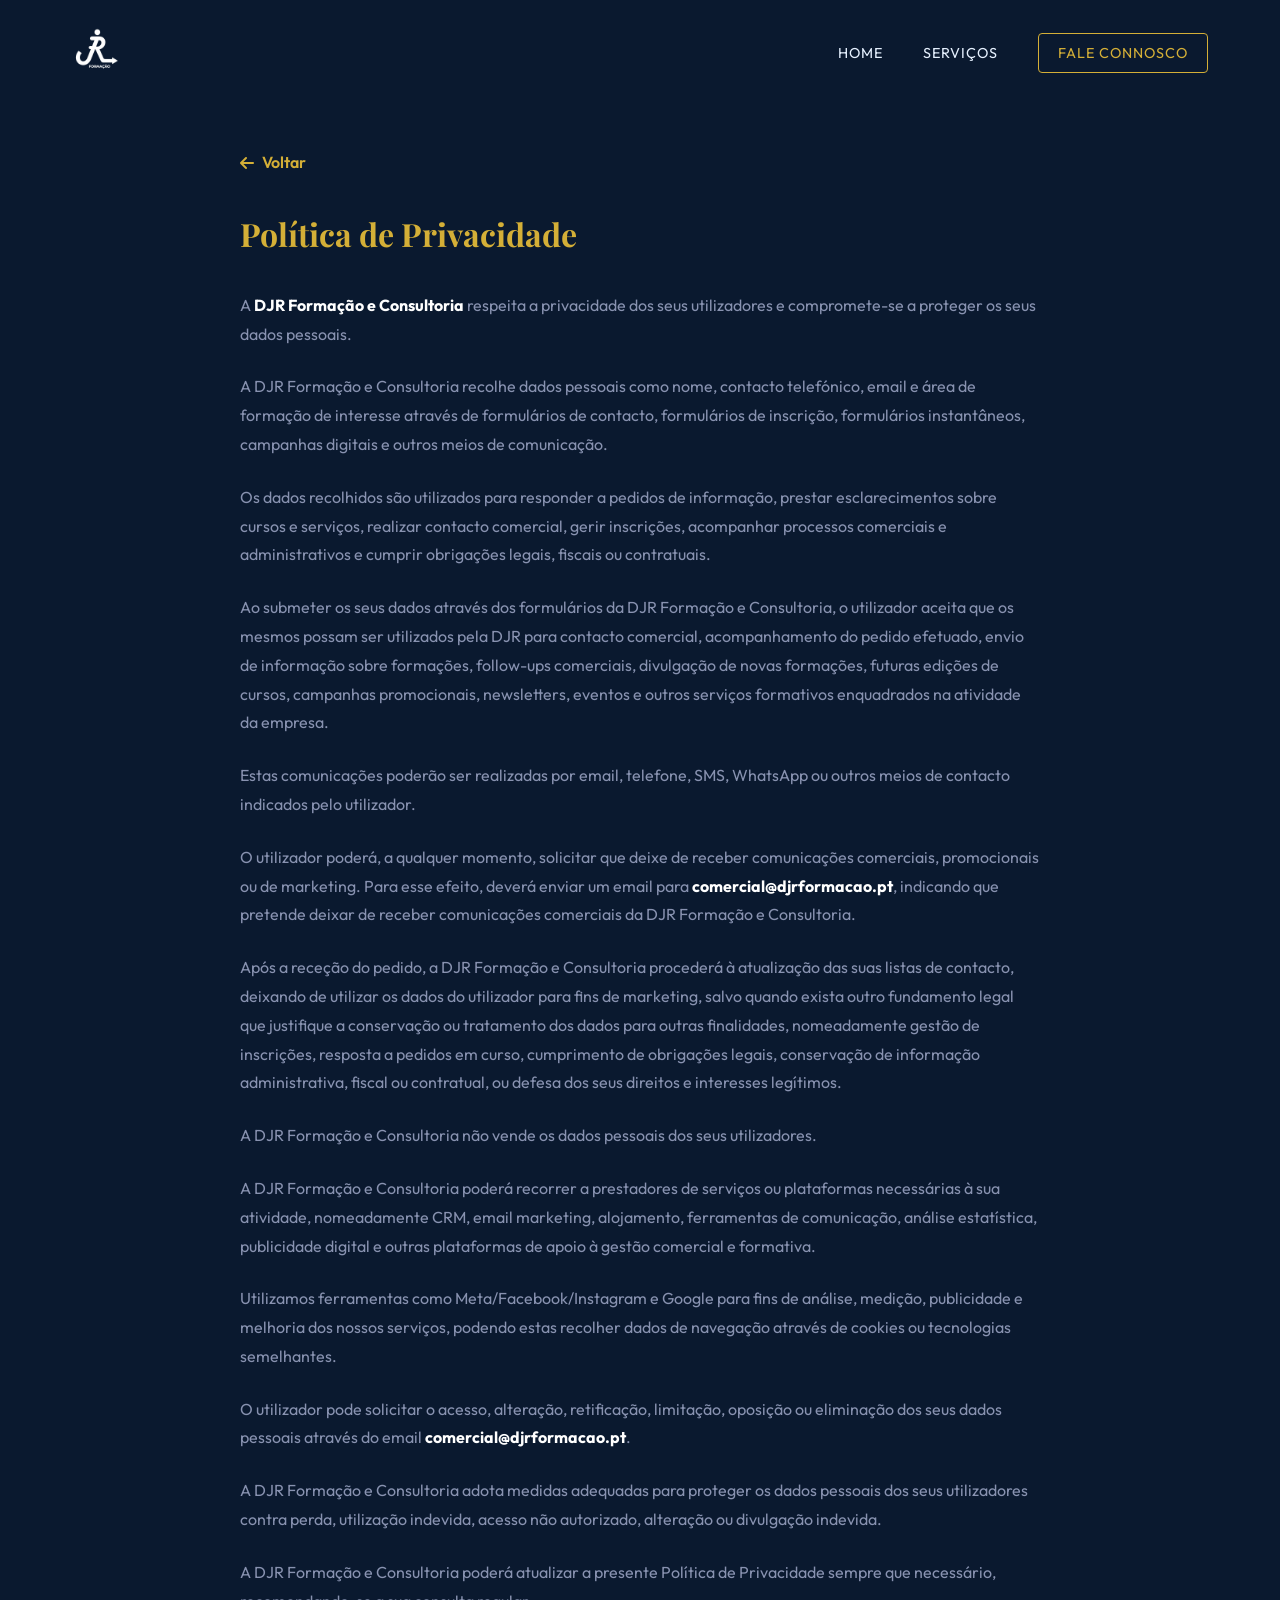
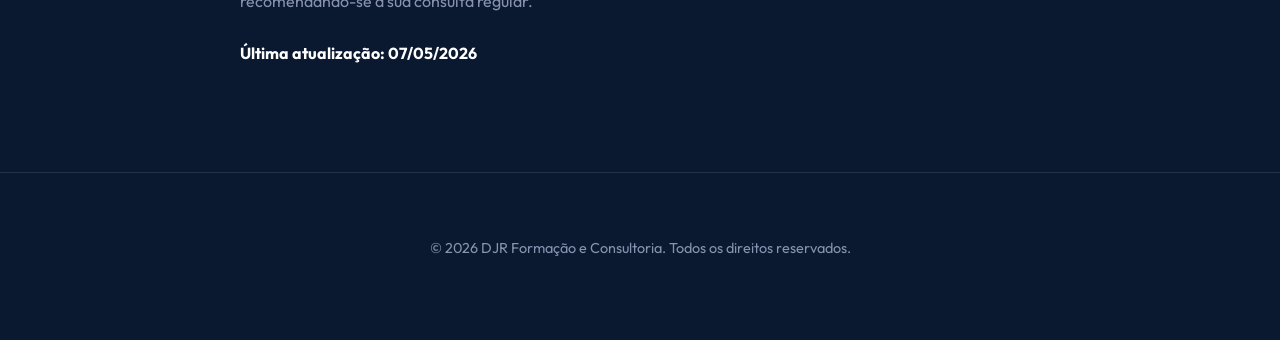
<file: privacidade.html>
<!DOCTYPE html>
<html lang="pt-PT">
<head>
    <meta charset="UTF-8">
    <meta name="viewport" content="width=device-width, initial-scale=1.0">
    <title>Política de Privacidade | DJR Formação</title>
    
    <!-- Google Fonts -->
    <link rel="preconnect" href="https://fonts.googleapis.com">
    <link rel="preconnect" href="https://fonts.gstatic.com" crossorigin>
    <link href="https://fonts.googleapis.com/css2?family=Outfit:wght@300;400;600;700&family=Playfair+Display:wght@700&display=swap" rel="stylesheet">
    
    <!-- Font Awesome -->
    <link rel="stylesheet" href="https://cdnjs.cloudflare.com/ajax/libs/font-awesome/6.4.0/css/all.min.css">
    
    <!-- Custom CSS -->
    <link rel="stylesheet" href="style.css">
    <style>
        .privacy-content {
            padding: 150px 0 80px;
            max-width: 800px;
            margin: 0 auto;
        }
        .privacy-content h1 {
            margin-bottom: 2rem;
            color: var(--secondary);
        }
        .privacy-content p {
            margin-bottom: 1.5rem;
            color: var(--text-sub);
            line-height: 1.8;
        }
        .privacy-content strong {
            color: var(--white);
        }
        .back-link {
            display: inline-flex;
            align-items: center;
            gap: 0.5rem;
            color: var(--secondary);
            text-decoration: none;
            margin-bottom: 2rem;
            font-weight: 600;
        }
    </style>
</head>
<body>
    <!-- Navigation -->
    <nav id="main-nav" class="scrolled">
        <div class="container">
            <div class="logo">
                <a href="index.html"><img src="logo.png" alt="DJR Logo" class="logo-img"></a>
            </div>
            <ul class="nav-links">
                <li><a href="index.html#home">Home</a></li>
                <li><a href="index.html#servicos">Serviços</a></li>
                <li><a href="index.html#contactos" class="btn-cta">Fale Connosco</a></li>
            </ul>
        </div>
    </nav>

    <main class="container">
        <div class="privacy-content">
            <a href="index.html" class="back-link"><i class="fas fa-arrow-left"></i> Voltar</a>
            <h1>Política de Privacidade</h1>
            
            <p>A <strong>DJR Formação e Consultoria</strong> respeita a privacidade dos seus utilizadores e compromete-se a proteger os seus dados pessoais.</p>

            <p>A DJR Formação e Consultoria recolhe dados pessoais como nome, contacto telefónico, email e área de formação de interesse através de formulários de contacto, formulários de inscrição, formulários instantâneos, campanhas digitais e outros meios de comunicação.</p>

            <p>Os dados recolhidos são utilizados para responder a pedidos de informação, prestar esclarecimentos sobre cursos e serviços, realizar contacto comercial, gerir inscrições, acompanhar processos comerciais e administrativos e cumprir obrigações legais, fiscais ou contratuais.</p>

            <p>Ao submeter os seus dados através dos formulários da DJR Formação e Consultoria, o utilizador aceita que os mesmos possam ser utilizados pela DJR para contacto comercial, acompanhamento do pedido efetuado, envio de informação sobre formações, follow-ups comerciais, divulgação de novas formações, futuras edições de cursos, campanhas promocionais, newsletters, eventos e outros serviços formativos enquadrados na atividade da empresa.</p>

            <p>Estas comunicações poderão ser realizadas por email, telefone, SMS, WhatsApp ou outros meios de contacto indicados pelo utilizador.</p>

            <p>O utilizador poderá, a qualquer momento, solicitar que deixe de receber comunicações comerciais, promocionais ou de marketing. Para esse efeito, deverá enviar um email para <strong>comercial@djrformacao.pt</strong>, indicando que pretende deixar de receber comunicações comerciais da DJR Formação e Consultoria.</p>

            <p>Após a receção do pedido, a DJR Formação e Consultoria procederá à atualização das suas listas de contacto, deixando de utilizar os dados do utilizador para fins de marketing, salvo quando exista outro fundamento legal que justifique a conservação ou tratamento dos dados para outras finalidades, nomeadamente gestão de inscrições, resposta a pedidos em curso, cumprimento de obrigações legais, conservação de informação administrativa, fiscal ou contratual, ou defesa dos seus direitos e interesses legítimos.</p>

            <p>A DJR Formação e Consultoria não vende os dados pessoais dos seus utilizadores.</p>

            <p>A DJR Formação e Consultoria poderá recorrer a prestadores de serviços ou plataformas necessárias à sua atividade, nomeadamente CRM, email marketing, alojamento, ferramentas de comunicação, análise estatística, publicidade digital e outras plataformas de apoio à gestão comercial e formativa.</p>

            <p>Utilizamos ferramentas como Meta/Facebook/Instagram e Google para fins de análise, medição, publicidade e melhoria dos nossos serviços, podendo estas recolher dados de navegação através de cookies ou tecnologias semelhantes.</p>

            <p>O utilizador pode solicitar o acesso, alteração, retificação, limitação, oposição ou eliminação dos seus dados pessoais através do email <strong>comercial@djrformacao.pt</strong>.</p>

            <p>A DJR Formação e Consultoria adota medidas adequadas para proteger os dados pessoais dos seus utilizadores contra perda, utilização indevida, acesso não autorizado, alteração ou divulgação indevida.</p>

            <p>A DJR Formação e Consultoria poderá atualizar a presente Política de Privacidade sempre que necessário, recomendando-se a sua consulta regular.</p>

            <p><strong>Última atualização: 07/05/2026</strong></p>
        </div>
    </main>

    <!-- Footer -->
    <footer>
        <div class="container">
            <p>&copy; 2026 DJR Formação e Consultoria. Todos os direitos reservados.</p>
        </div>
    </footer>

    <script src="script.js"></script>
</body>
</html>
</file>
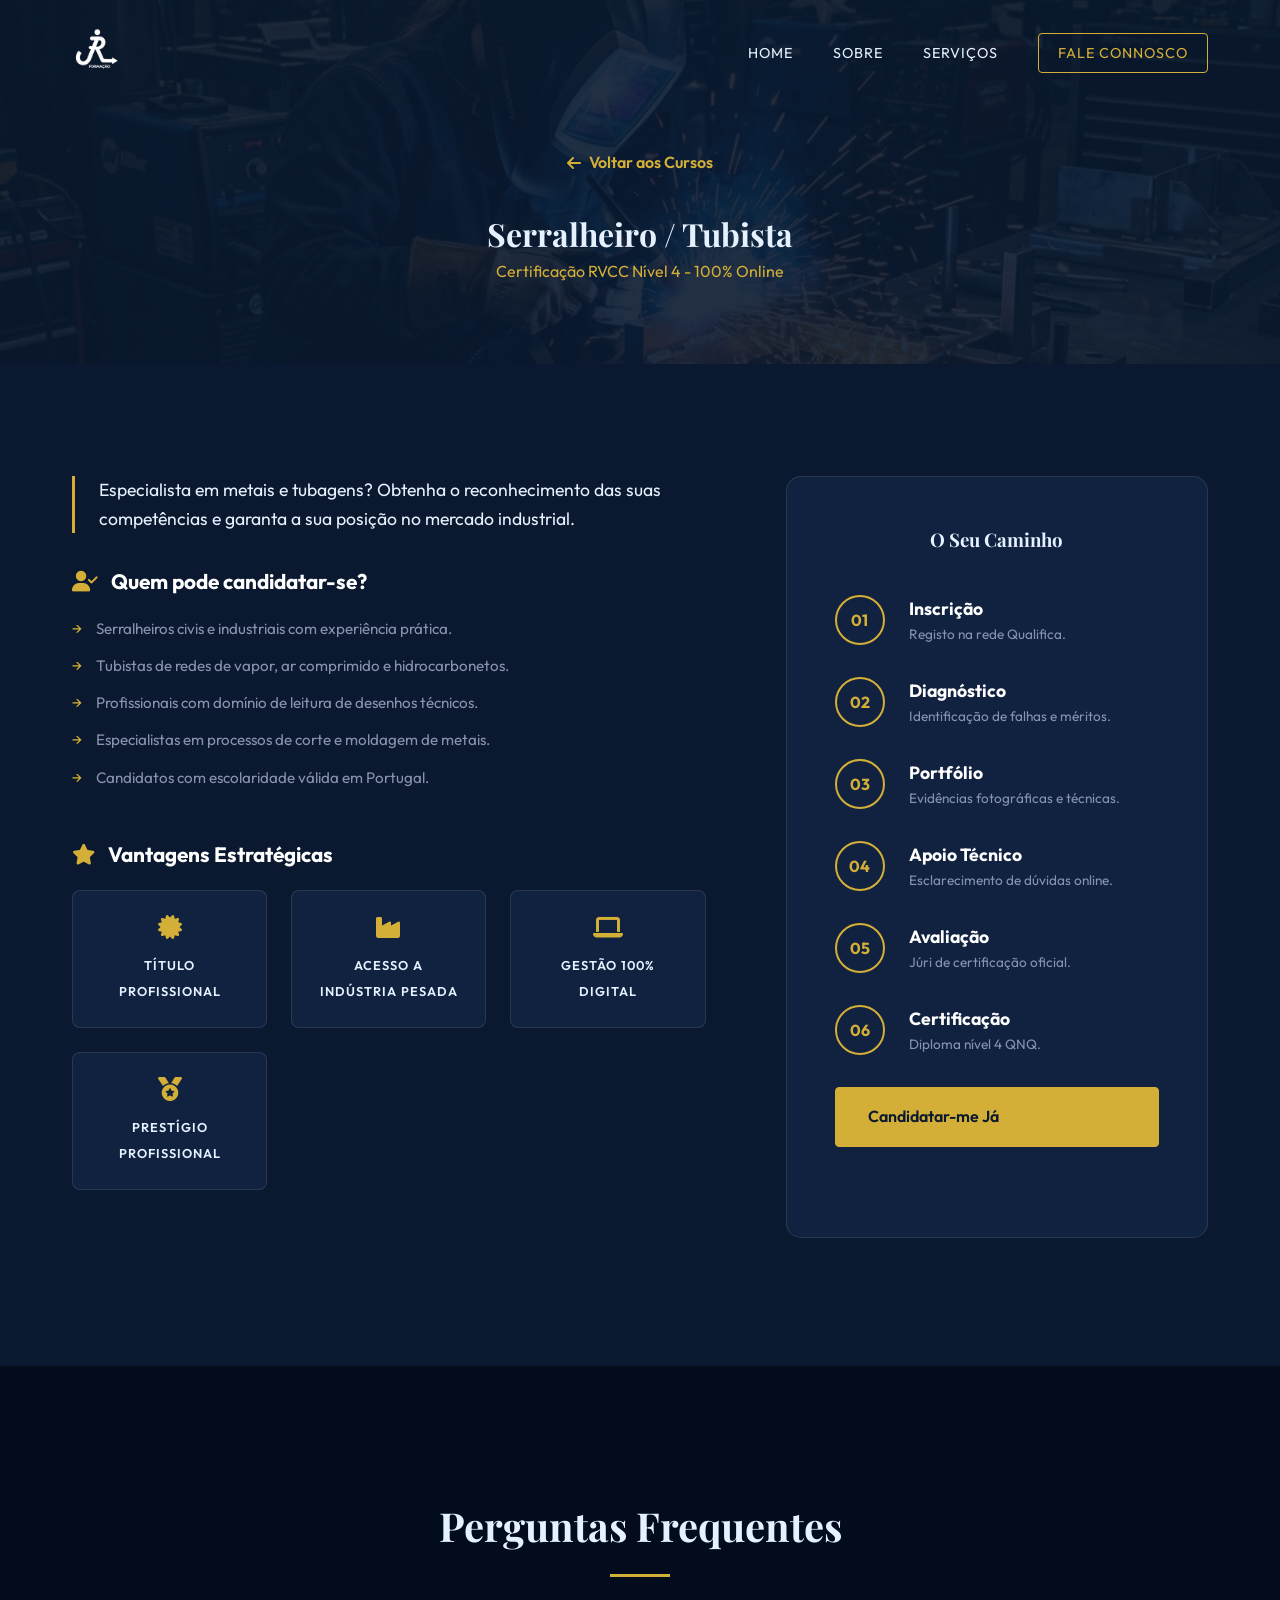
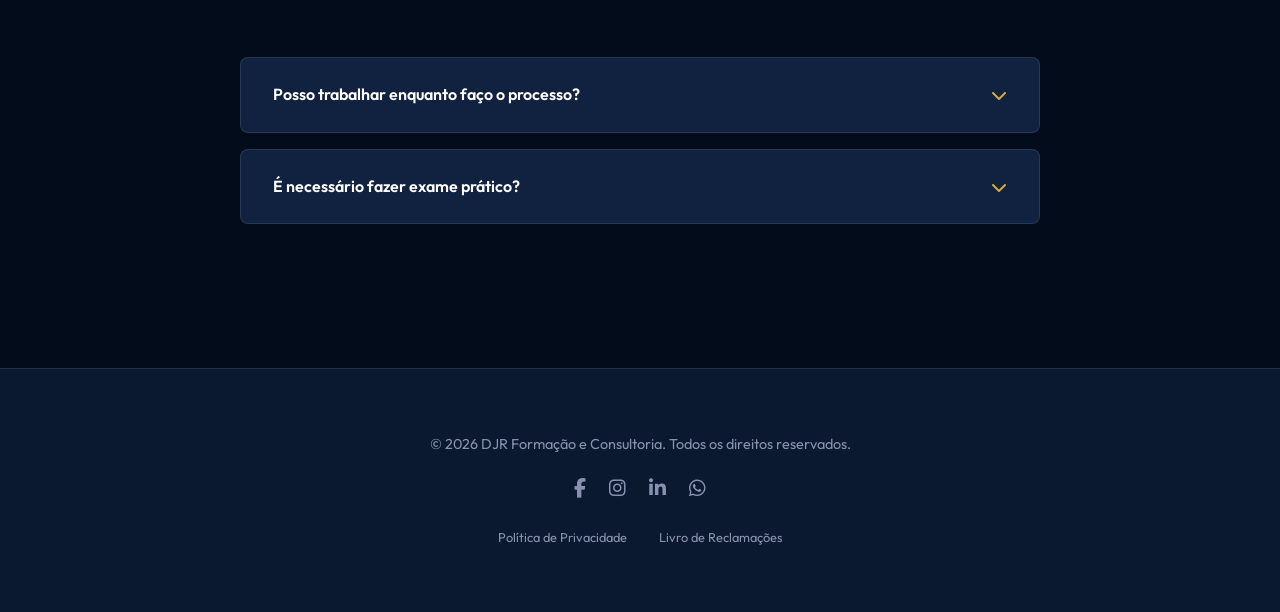
<file: serralheiro.html>
<!DOCTYPE html>
<html lang="pt-PT">
<head>
    <meta charset="UTF-8">
    <meta name="viewport" content="width=device-width, initial-scale=1.0">
    <title>Serralheiro / Tubista | DJR Formação</title>
    <meta name="description" content="Certificação Profissional para Serralheiros e Tubistas em Aveiro. Obtenha o seu certificado oficial 100% online.">
    
    <!-- Google Fonts -->
    <link rel="preconnect" href="https://fonts.googleapis.com">
    <link rel="preconnect" href="https://fonts.gstatic.com" crossorigin>
    <link href="https://fonts.googleapis.com/css2?family=Outfit:wght@300;400;600;700&family=Playfair+Display:wght@700&display=swap" rel="stylesheet">
    
    <!-- Font Awesome -->
    <link rel="stylesheet" href="https://cdnjs.cloudflare.com/ajax/libs/font-awesome/6.4.0/css/all.min.css">
    
    <!-- Custom CSS -->
    <link rel="stylesheet" href="style.css">
    <style>
        .inner-page-hero {
            padding-top: 150px;
            padding-bottom: 80px;
            background: linear-gradient(rgba(10, 25, 47, 0.9), rgba(10, 25, 47, 0.9)), url('service3.png') center/cover;
            text-align: center;
        }
        .back-link {
            display: inline-flex;
            align-items: center;
            gap: 0.5rem;
            color: var(--secondary);
            text-decoration: none;
            margin-bottom: 2rem;
            font-weight: 600;
            transition: var(--transition);
        }
        .back-link:hover {
            transform: translateX(-5px);
        }
    </style>
</head>
<body>
    <!-- Navigation -->
    <nav id="main-nav" class="scrolled">
        <div class="container">
            <div class="logo">
                <a href="index.html"><img src="logo.png" alt="DJR Logo" class="logo-img"></a>
            </div>
            <ul class="nav-links">
                <li><a href="index.html#home">Home</a></li>
                <li><a href="index.html#sobre">Sobre</a></li>
                <li><a href="index.html#servicos">Serviços</a></li>
                <li><a href="index.html#contactos" class="btn-cta">Fale Connosco</a></li>
            </ul>
            <div class="menu-toggle"><i class="fas fa-bars"></i></div>
        </div>
    </nav>

    <!-- Header Section -->
    <header class="inner-page-hero">
        <div class="container">
            <a href="index.html#servicos" class="back-link"><i class="fas fa-arrow-left"></i> Voltar aos Cursos</a>
            <h1>Serralheiro / Tubista</h1>
            <p class="highlight">Certificação RVCC Nível 4 - 100% Online</p>
        </div>
    </header>

    <!-- RVCC Detailed Section -->
    <section class="rvcc-section" style="padding-top: 4rem;">
        <div class="container">
            <div class="rvcc-grid">
                <div class="rvcc-content">
                    <p class="highlight-p">Especialista em metais e tubagens? Obtenha o reconhecimento das suas competências e garanta a sua posição no mercado industrial.</p>
                    
                    <div class="rvcc-info-block">
                        <h4><i class="fas fa-user-check"></i> Quem pode candidatar-se?</h4>
                        <ul>
                            <li>Serralheiros civis e industriais com experiência prática.</li>
                            <li>Tubistas de redes de vapor, ar comprimido e hidrocarbonetos.</li>
                            <li>Profissionais com domínio de leitura de desenhos técnicos.</li>
                            <li>Especialistas em processos de corte e moldagem de metais.</li>
                            <li>Candidatos com escolaridade válida em Portugal.</li>
                        </ul>
            <div class="menu-toggle"><i class="fas fa-bars"></i></div>
                    </div>

                    <div class="rvcc-info-block">
                        <h4><i class="fas fa-star"></i> Vantagens Estratégicas</h4>
                        <div class="benefits-grid">
                            <div class="benefit-item">
                                <i class="fas fa-certificate"></i>
                                <span>Título Profissional</span>
                            </div>
                            <div class="benefit-item">
                                <i class="fas fa-industry"></i>
                                <span>Acesso a Indústria Pesada</span>
                            </div>
                            <div class="benefit-item">
                                <i class="fas fa-laptop"></i>
                                <span>Gestão 100% Digital</span>
                            </div>
                            <div class="benefit-item">
                                <i class="fas fa-medal"></i>
                                <span>Prestígio Profissional</span>
                            </div>
                        </div>
                    </div>
                </div>

                <div class="rvcc-process">
                    <h3>O Seu Caminho</h3>
                    <div class="process-steps">
                        <div class="step">
                            <div class="step-num">01</div>
                            <div class="step-text">
                                <strong>Inscrição</strong>
                                <p>Registo na rede Qualifica.</p>
                            </div>
                        </div>
                        <div class="step">
                            <div class="step-num">02</div>
                            <div class="step-text">
                                <strong>Diagnóstico</strong>
                                <p>Identificação de falhas e méritos.</p>
                            </div>
                        </div>
                        <div class="step">
                            <div class="step-num">03</div>
                            <div class="step-text">
                                <strong>Portfólio</strong>
                                <p>Evidências fotográficas e técnicas.</p>
                            </div>
                        </div>
                        <div class="step">
                            <div class="step-num">04</div>
                            <div class="step-text">
                                <strong>Apoio Técnico</strong>
                                <p>Esclarecimento de dúvidas online.</p>
                            </div>
                        </div>
                        <div class="step">
                            <div class="step-num">05</div>
                            <div class="step-text">
                                <strong>Avaliação</strong>
                                <p>Júri de certificação oficial.</p>
                            </div>
                        </div>
                        <div class="step">
                            <div class="step-num">06</div>
                            <div class="step-text">
                                <strong>Certificação</strong>
                                <p>Diploma nível 4 QNQ.</p>
                            </div>
                        </div>
                    </div>
                    <div style="margin-top: 2rem;">
                        <a href="index.html#contactos" class="btn primary full">Candidatar-me Já</a>
                    </div>
                </div>
            </div>
        </div>
    </section>

    <!-- FAQ Section -->
    <section class="faq-section">
        <div class="container">
            <div class="section-header">
                <h2>Perguntas Frequentes</h2>
                <div class="underline"></div>
            </div>
            
            <div class="faq-accordion">
                <div class="faq-item">
                    <div class="faq-question">
                        <span>Posso trabalhar enquanto faço o processo?</span>
                        <i class="fas fa-chevron-down"></i>
                    </div>
                    <div class="faq-answer">
                        <p>Sim! O processo é desenhado para quem já está no ativo, sendo 100% online.</p>
                    </div>
                </div>
                
                <div class="faq-item">
                    <div class="faq-question">
                        <span>É necessário fazer exame prático?</span>
                        <i class="fas fa-chevron-down"></i>
                    </div>
                    <div class="faq-answer">
                        <p>A avaliação baseia-se no seu portfólio de competências demonstradas, validado por um júri técnico.</p>
                    </div>
                </div>
            </div>
        </div>
    </section>

    <!-- Footer -->
    <footer>
        <div class="container">
            <p>&copy; 2026 DJR Formação e Consultoria. Todos os direitos reservados.</p>
            <div class="footer-socials" style="margin-bottom: 1.5rem;">
                <a href="https://www.facebook.com/djrformacao/?locale=pt_PT" target="_blank" style="color: var(--text-sub); margin: 0 10px; font-size: 1.2rem;"><i class="fab fa-facebook-f"></i></a>
                <a href="https://www.instagram.com/djrformacao/" target="_blank" style="color: var(--text-sub); margin: 0 10px; font-size: 1.2rem;"><i class="fab fa-instagram"></i></a>
                <a href="https://www.linkedin.com/company/djrformacao/" target="_blank" style="color: var(--text-sub); margin: 0 10px; font-size: 1.2rem;"><i class="fab fa-linkedin-in"></i></a>
                <a href="https://wa.me/351925770323" target="_blank" style="color: var(--text-sub); margin: 0 10px; font-size: 1.2rem;"><i class="fab fa-whatsapp"></i></a>
            </div>
            <div class="footer-links">
                <a href="privacidade.html">Política de Privacidade</a>
                <a href="https://www.livroreclamacoes.pt/Inicio/" target="_blank">Livro de Reclamações</a>
            </div>
        </div>
    </footer>

    <script src="script.js"></script>
</body>
</html>
</file>
<file: style.css>
:root {
    --primary: #0a192f;
    --secondary: #d4af37;
    --secondary-light: #f1e5ac;
    --accent: #64ffda;
    --text-main: #e6f1ff;
    --text-sub: #8892b0;
    --bg-light: #f8f9fa;
    --white: #ffffff;
    --transition: all 0.3s cubic-bezier(0.645, 0.045, 0.355, 1);
    --glass: rgba(255, 255, 255, 0.05);
    --glass-border: rgba(255, 255, 255, 0.1);
}

* {
    margin: 0;
    padding: 0;
    box-sizing: border-box;
}

body {
    font-family: 'Outfit', sans-serif;
    background-color: var(--primary);
    color: var(--text-main);
    line-height: 1.6;
    overflow-x: hidden;
}

h1, h2, h3 {
    font-family: 'Playfair Display', serif;
}

.container {
    max-width: 1200px;
    margin: 0 auto;
    padding: 0 2rem;
}

/* Navigation */
#main-nav {
    position: fixed;
    top: 0;
    width: 100%;
    z-index: 1000;
    padding: 1.5rem 0;
    transition: var(--transition);
}

#main-nav.scrolled {
    background: rgba(10, 25, 47, 0.85);
    backdrop-filter: blur(10px);
    padding: 1rem 0;
    box-shadow: 0 10px 30px -10px rgba(2, 12, 27, 0.7);
}

#main-nav .container {
    display: flex;
    justify-content: space-between;
    align-items: center;
}

.logo-img {
    height: 50px;
    width: auto;
}

.nav-links {
    display: flex;
    list-style: none;
    align-items: center;
    gap: 2.5rem;
}

.nav-links a {
    text-decoration: none;
    color: var(--text-main);
    font-weight: 400;
    font-size: 0.9rem;
    transition: var(--transition);
    text-transform: uppercase;
    letter-spacing: 1px;
}

.nav-links a:hover {
    color: var(--secondary);
}

.btn-cta {
    background: transparent;
    border: 1px solid var(--secondary);
    padding: 0.6rem 1.2rem;
    border-radius: 4px;
    color: var(--secondary) !important;
}

.btn-cta:hover {
    background: rgba(212, 175, 55, 0.1);
}

.menu-toggle {
    display: none;
    color: var(--text-main);
    font-size: 1.5rem;
    cursor: pointer;
    transition: var(--transition);
}

.menu-toggle:hover {
    color: var(--secondary);
}

/* Hero Section */
.hero {
    height: 100vh;
    display: flex;
    align-items: center;
    position: relative;
    background: url('hero.png') center/cover no-repeat;
}

.hero-overlay {
    position: absolute;
    top: 0;
    left: 0;
    width: 100%;
    height: 100%;
    background: linear-gradient(to right, rgba(10, 25, 47, 0.95), rgba(10, 25, 47, 0.4));
}

.hero-content {
    position: relative;
    z-index: 1;
    max-width: 700px;
}

.hero h1 {
    font-size: 4.5rem;
    margin-bottom: 1.5rem;
    line-height: 1.1;
}

.highlight {
    color: var(--secondary);
}

.hero p {
    font-size: 1.2rem;
    color: var(--text-sub);
    margin-bottom: 2.5rem;
    max-width: 550px;
}

.btn {
    display: inline-block;
    padding: 1rem 2rem;
    border-radius: 4px;
    text-decoration: none;
    font-weight: 600;
    transition: var(--transition);
    cursor: pointer;
}

.btn.primary {
    background: var(--secondary);
    color: var(--primary);
    border: 1px solid var(--secondary);
    margin-right: 1.5rem;
}

.btn.primary:hover {
    background: transparent;
    color: var(--secondary);
    transform: translateY(-3px);
}

.btn.secondary {
    border: 1px solid var(--secondary);
    color: var(--secondary);
}

.btn.secondary:hover {
    background: rgba(212, 175, 55, 0.1);
    transform: translateY(-3px);
}

.scroll-indicator {
    position: absolute;
    bottom: 30px;
    left: 50%;
    transform: translateX(-50%);
    z-index: 2;
}

.mouse {
    width: 25px;
    height: 45px;
    border: 2px solid var(--text-sub);
    border-radius: 20px;
    position: relative;
}

.mouse::before {
    content: '';
    width: 4px;
    height: 8px;
    background: var(--secondary);
    position: absolute;
    left: 50%;
    transform: translateX(-50%);
    top: 8px;
    border-radius: 2px;
    animation: scroll 2s infinite;
}

@keyframes scroll {
    0% { transform: translate(-50%, 0); opacity: 1; }
    100% { transform: translate(-50%, 15px); opacity: 0; }
}

/* Stats Section */
.stats {
    background: #112240;
    padding: 4rem 0;
}

.stats .container {
    display: flex;
    justify-content: space-around;
    flex-wrap: wrap;
    gap: 2rem;
}

.stat-item {
    text-align: center;
}

.stat-number {
    display: block;
    font-size: 2.5rem;
    font-weight: 700;
    color: var(--secondary);
    margin-bottom: 0.5rem;
}

.stat-label {
    color: var(--text-sub);
    text-transform: uppercase;
    font-size: 0.8rem;
    letter-spacing: 2px;
}

/* About Section */
.about {
    padding: 8rem 0;
}

.section-header {
    text-align: center;
    margin-bottom: 5rem;
}

.section-header h2 {
    font-size: 2.5rem;
    margin-bottom: 1rem;
}

.underline {
    width: 60px;
    height: 3px;
    background: var(--secondary);
    margin: 0 auto;
}

.mvv-grid {
    display: grid;
    grid-template-columns: repeat(auto-fit, minmax(300px, 1fr));
    gap: 2rem;
}

.mvv-card {
    background: #112240;
    padding: 3rem 2rem;
    border-radius: 8px;
    text-align: center;
    transition: var(--transition);
    border: 1px solid var(--glass-border);
}

.mvv-card:hover {
    transform: translateY(-10px);
    box-shadow: 0 20px 40px -15px rgba(2, 12, 27, 0.7);
}

.mvv-card i {
    font-size: 2.5rem;
    color: var(--secondary);
    margin-bottom: 1.5rem;
}

.mvv-card h3 {
    font-size: 1.5rem;
    margin-bottom: 1rem;
    color: var(--white);
}

.mvv-card p {
    color: var(--text-sub);
    font-size: 0.95rem;
}

/* Services Section */
.services {
    padding: 8rem 0;
    background: #020c1b;
}

.services-grid {
    display: grid;
    grid-template-columns: repeat(auto-fit, minmax(320px, 1fr));
    gap: 3rem;
}

.service-card {
    background: #112240;
    border-radius: 12px;
    overflow: hidden;
    transition: var(--transition);
    border: 1px solid var(--glass-border);
}

.service-card:hover {
    transform: scale(1.02);
}

.card-img {
    height: 200px;
    background-size: cover;
    background-position: center;
    transition: var(--transition);
}

.service-card:hover .card-img {
    filter: brightness(1.1);
}

.card-content {
    padding: 2rem;
}

.card-content h3 {
    font-size: 1.4rem;
    margin-bottom: 1rem;
    color: var(--secondary);
}

.card-content p {
    color: var(--text-sub);
    margin-bottom: 1.5rem;
    font-size: 0.9rem;
}

.read-more {
    text-decoration: none;
    color: var(--white);
    font-size: 0.85rem;
    font-weight: 600;
    display: flex;
    align-items: center;
    gap: 0.5rem;
    transition: var(--transition);
}

.read-more:hover {
    color: var(--secondary);
}

/* RVCC Section */
.rvcc-section {
    padding: 8rem 0;
    background: #0a192f;
}

.rvcc-grid {
    display: grid;
    grid-template-columns: 1.2fr 0.8fr;
    gap: 5rem;
    margin-top: 3rem;
}

.rvcc-content h3 {
    font-size: 2.2rem;
    color: var(--secondary);
    margin-bottom: 1rem;
}

.highlight-p {
    font-size: 1.1rem;
    color: var(--text-main);
    margin-bottom: 2rem;
    border-left: 3px solid var(--secondary);
    padding-left: 1.5rem;
}

.rvcc-info-block {
    margin-bottom: 3rem;
}

.rvcc-info-block h4 {
    display: flex;
    align-items: center;
    gap: 0.8rem;
    font-size: 1.3rem;
    color: var(--white);
    margin-bottom: 1.2rem;
}

.rvcc-info-block h4 i {
    color: var(--secondary);
}

.rvcc-info-block ul {
    list-style: none;
}

.rvcc-info-block ul li {
    position: relative;
    padding-left: 1.5rem;
    margin-bottom: 0.8rem;
    color: var(--text-sub);
    font-size: 0.95rem;
}

.rvcc-info-block ul li::before {
    content: '→';
    position: absolute;
    left: 0;
    color: var(--secondary);
}

.benefits-grid {
    display: grid;
    grid-template-columns: repeat(auto-fit, minmax(150px, 1fr));
    gap: 1.5rem;
}

.benefit-item {
    background: #112240;
    padding: 1.5rem;
    border-radius: 8px;
    text-align: center;
    border: 1px solid var(--glass-border);
    transition: var(--transition);
}

.benefit-item:hover {
    border-color: var(--secondary);
    transform: translateY(-5px);
}

.benefit-item i {
    display: block;
    font-size: 1.5rem;
    color: var(--secondary);
    margin-bottom: 0.8rem;
}

.benefit-item span {
    font-size: 0.8rem;
    font-weight: 600;
    text-transform: uppercase;
    letter-spacing: 1px;
}

/* Process Steps */
.rvcc-process {
    background: #112240;
    padding: 3rem;
    border-radius: 15px;
    border: 1px solid var(--glass-border);
}

.rvcc-process h3 {
    margin-bottom: 2.5rem;
    text-align: center;
}

.process-steps {
    display: flex;
    flex-direction: column;
    gap: 2rem;
}

.step {
    display: flex;
    align-items: center;
    gap: 1.5rem;
}

.step-num {
    min-width: 50px;
    height: 50px;
    background: transparent;
    border: 2px solid var(--secondary);
    border-radius: 50%;
    display: flex;
    align-items: center;
    justify-content: center;
    font-weight: 700;
    color: var(--secondary);
}

.step-text strong {
    display: block;
    color: var(--white);
    font-size: 1.1rem;
}

.step-text p {
    font-size: 0.85rem;
    color: var(--text-sub);
}

/* FAQ Section */
.faq-section {
    padding: 8rem 0;
    background: #020c1b;
}

.faq-accordion {
    max-width: 800px;
    margin: 0 auto;
}

.faq-item {
    margin-bottom: 1rem;
    background: #112240;
    border-radius: 8px;
    overflow: hidden;
    border: 1px solid var(--glass-border);
}

.faq-question {
    padding: 1.5rem 2rem;
    display: flex;
    justify-content: space-between;
    align-items: center;
    cursor: pointer;
    transition: var(--transition);
}

.faq-question:hover {
    background: rgba(255, 255, 255, 0.03);
}

.faq-question span {
    font-weight: 600;
    color: var(--white);
}

.faq-question i {
    color: var(--secondary);
    transition: var(--transition);
}

.faq-item.active .faq-question i {
    transform: rotate(180deg);
}

.faq-answer {
    max-height: 0;
    overflow: hidden;
    transition: all 0.3s ease;
    padding: 0 2rem;
}

.faq-item.active .faq-answer {
    max-height: 200px;
    padding: 0 2rem 1.5rem 2rem;
}

.faq-answer p {
    color: var(--text-sub);
    font-size: 0.95rem;
}

/* Contact Section */
.contact {
    padding: 8rem 0;
}

.contact-box {
    display: grid;
    grid-template-columns: 1fr 1.5fr;
    gap: 4rem;
    background: #112240;
    padding: 4rem;
    border-radius: 15px;
    box-shadow: 0 20px 40px -15px rgba(2, 12, 27, 0.7);
}

.contact-info h2 {
    font-size: 2.5rem;
    margin-bottom: 1.5rem;
}

.info-list {
    margin-top: 2.5rem;
}

.info-item {
    display: flex;
    align-items: center;
    gap: 1rem;
    margin-bottom: 1.5rem;
    color: var(--text-sub);
}

.info-item i {
    color: var(--secondary);
    font-size: 1.2rem;
}

.social-links {
    display: flex;
    gap: 1.5rem;
    margin-top: 3rem;
}

.social-links a {
    color: var(--text-sub);
    font-size: 1.2rem;
    transition: var(--transition);
}

.social-links a:hover {
    color: var(--secondary);
    transform: translateY(-3px);
}

.form-group {
    margin-bottom: 1.5rem;
}

input, select, textarea {
    width: 100%;
    padding: 1rem;
    background: rgba(2, 12, 27, 0.7);
    border: 1px solid var(--glass-border);
    border-radius: 4px;
    color: var(--white);
    font-family: inherit;
    transition: var(--transition);
}

input:focus, select:focus, textarea:focus {
    outline: none;
    border-color: var(--secondary);
}

.btn.full {
    width: 100%;
}

/* Footer */
footer {
    padding: 4rem 0;
    border-top: 1px solid var(--glass-border);
    text-align: center;
}

footer p {
    color: var(--text-sub);
    font-size: 0.9rem;
    margin-bottom: 1rem;
}

.footer-links {
    display: flex;
    justify-content: center;
    gap: 2rem;
}

.footer-links a {
    text-decoration: none;
    color: var(--text-sub);
    font-size: 0.8rem;
}

/* Animations */
.fade-in {
    opacity: 0;
    transform: translateY(30px);
    animation: fadeInUp 0.8s ease forwards;
}

.delay-1 { animation-delay: 0.3s; }
.delay-2 { animation-delay: 0.6s; }

@keyframes fadeInUp {
    to {
        opacity: 1;
        transform: translateY(0);
    }
}

/* Responsive */
@media (max-width: 992px) {
    .contact-box {
        grid-template-columns: 1fr;
        padding: 2rem;
    }
    
    .hero h1 {
        font-size: 3rem;
    }
    
    .nav-links {
        position: fixed;
        top: 0;
        right: -100%;
        width: 100%;
        height: 100vh;
        background: rgba(10, 25, 47, 0.98);
        backdrop-filter: blur(15px);
        flex-direction: column;
        justify-content: center;
        transition: 0.5s cubic-bezier(0.645, 0.045, 0.355, 1);
        z-index: 999;
    }

    .nav-links.active {
        right: 0;
    }

    .menu-toggle {
        display: block;
        position: relative;
        z-index: 1000;
    }

    /* Inner Pages Mobile Fixes */
    .inner-page-hero {
        padding-top: 120px !important;
        padding-bottom: 50px !important;
    }

    .inner-page-hero h1 {
        font-size: 2.2rem !important;
        padding: 0 1rem;
    }

    .rvcc-grid {
        grid-template-columns: 1fr !important;
        gap: 3rem !important;
    }

    .rvcc-content h3 {
        font-size: 1.8rem !important;
    }

    .rvcc-process {
        padding: 1.5rem !important;
    }

    .benefits-grid {
        grid-template-columns: 1fr 1fr !important;
    }

    .step-num {
        min-width: 40px !important;
        height: 40px !important;
        font-size: 0.9rem;
    }
}
</file>
